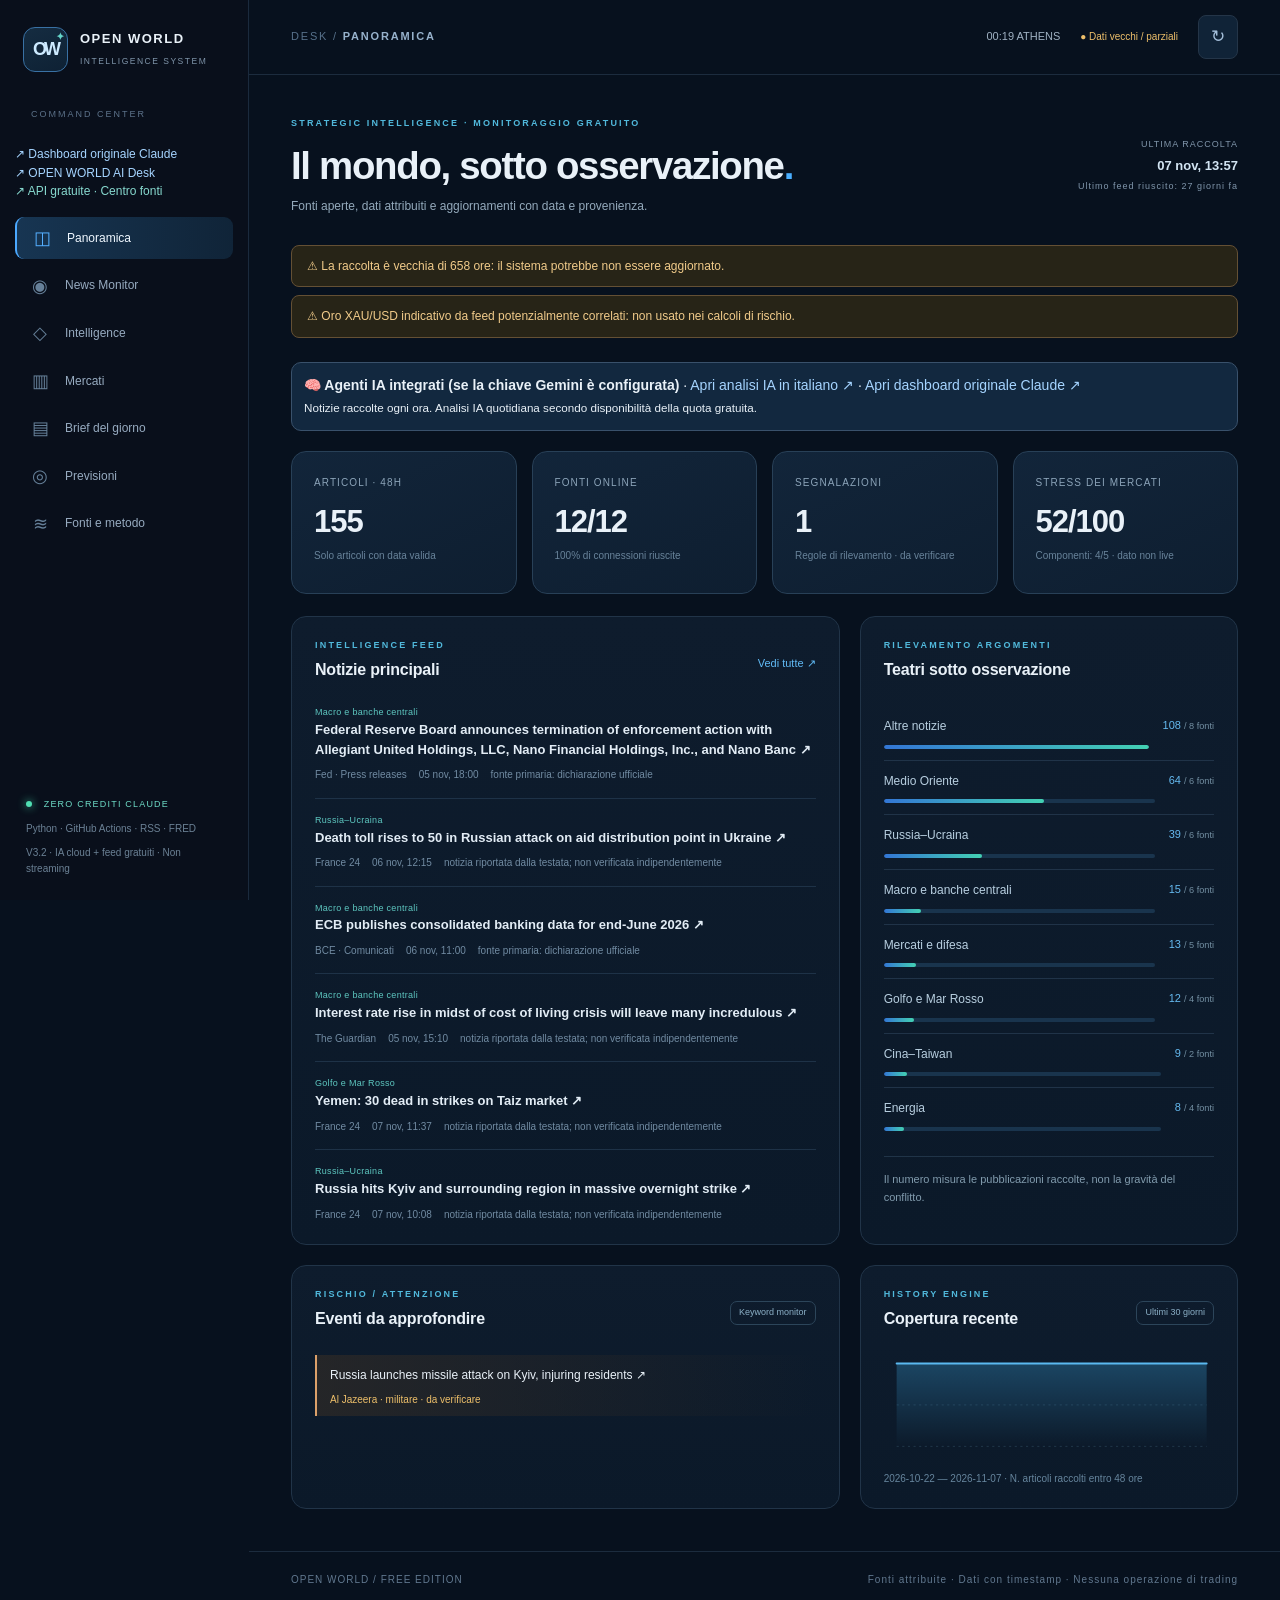
<file: site/index.html>
<!doctype html>
<html lang="it">
<head>
<meta charset="utf-8"><meta name="viewport" content="width=device-width, initial-scale=1, viewport-fit=cover">
<meta name="theme-color" content="#07121e"><meta name="description" content="OPEN WORLD · Free Intelligence Desk: fonti, mercati ritardati, storico, previsioni verificabili.">
<title>OPEN WORLD — Intelligence Desk 3.0</title>
<link rel="stylesheet" href="./styles.css">
</head>
<body>
<div class="app-shell">
  <aside class="sidebar">
    <div class="brand"><div class="brand-mark">OW<span>✦</span></div><div><strong>OPEN WORLD</strong><small>INTELLIGENCE SYSTEM</small></div></div>
    <div class="side-caption">COMMAND CENTER</div><p style="margin:7px 0 16px;font-size:12px"><a style="color:#a5d4ff" href="./original/">↗ Dashboard originale Claude</a><br><a style="color:#a5d4ff" href="./ai/">↗ OPEN WORLD AI Desk</a><br><a style="color:#87d9cf" href="./sources/">↗ API gratuite · Centro fonti</a></p>
    <nav id="navigation" aria-label="Navigazione principale">
      <button class="nav-item active" data-page="overview"><span>◫</span> Panoramica</button>
      <button class="nav-item" data-page="news"><span>◉</span> News Monitor</button>
      <button class="nav-item" data-page="intelligence"><span>◇</span> Intelligence</button>
      <button class="nav-item" data-page="markets"><span>▥</span> Mercati</button>
      <button class="nav-item" data-page="brief"><span>▤</span> Brief del giorno</button>
      <button class="nav-item" data-page="forecasts"><span>◎</span> Previsioni</button>
      <button class="nav-item" data-page="method"><span>≋</span> Fonti e metodo</button>
    </nav>
    <div class="side-bottom"><span class="tiny-pill"><span class="pulsedot"></span> ZERO CREDITI CLAUDE</span><small>Python · GitHub Actions · RSS · FRED</small><small>V3.2 · IA cloud + feed gratuiti · Non streaming</small></div>
  </aside>
  <main class="main">
    <header class="topbar"><div class="crumb">DESK / <strong id="crumbName">PANORAMICA</strong></div><div class="top-right"><span id="athensClock" class="clock"></span><span id="runStatus" class="status-indicator">● Non avviato</span><button class="icon-btn" id="manualRefresh" title="Ricarica dati già pubblicati">↻</button></div></header>
    <section class="content">
      <div class="heading-row"><div><div class="eyebrow">STRATEGIC INTELLIGENCE · MONITORAGGIO GRATUITO</div><h1 id="pageTitle">Il mondo, sotto osservazione<span class="blue-dot">.</span></h1><p id="pageDescription">Fonti aperte, dati attribuiti e aggiornamenti con data e provenienza.</p></div><div class="update-box"><span>ULTIMA RACCOLTA</span><strong id="lastUpdate">Non ancora eseguita</strong><small id="lastSuccess">Nessun feed letto</small></div></div>
      <div id="warnings" class="warnings" role="status"></div><div style="padding:12px;border:1px solid #39516b;border-radius:10px;margin:10px 0 20px;background:#12283f"><b>🧠 Agenti IA integrati (se la chiave Gemini è configurata)</b> · <a style="color:#a5d4ff" href="./ai/">Apri analisi IA in italiano ↗</a> · <a style="color:#a5d4ff" href="./original/">Apri dashboard originale Claude ↗</a><br><small>Notizie raccolte ogni ora. Analisi IA quotidiana secondo disponibilità della quota gratuita.</small></div>
      <div id="overview" class="page active">
        <div class="metrics">
          <div class="metric"><span>ARTICOLI · 48H</span><strong id="nArticles">—</strong><small>Solo articoli con data valida</small></div>
          <div class="metric"><span>FONTI ONLINE</span><strong id="nSources">—</strong><small id="sourcePct">Controllo connessione</small></div>
          <div class="metric"><span>SEGNALAZIONI</span><strong id="nAlerts">—</strong><small>Regole di rilevamento · da verificare</small></div>
          <div class="metric"><span>STRESS DEI MERCATI</span><strong id="nStress">n.d.</strong><small id="stressCoverage">Originale PASSO 3 · non live</small></div>
        </div>
        <div class="two-col">
          <section class="panel lead-panel"><div class="panel-head"><div><div class="eyebrow">INTELLIGENCE FEED</div><h2>Notizie principali</h2></div><button class="quiet-btn" data-goto="news">Vedi tutte ↗</button></div><div id="topNews"></div></section>
          <section class="panel"><div class="panel-head"><div><div class="eyebrow">RILEVAMENTO ARGOMENTI</div><h2>Teatri sotto osservazione</h2></div></div><div id="topicPanel"></div><div class="panel-note">Il numero misura le pubblicazioni raccolte, non la gravità del conflitto.</div></section>
        </div>
        <div class="two-col lower">
          <section class="panel"><div class="panel-head"><div><div class="eyebrow">RISCHIO / ATTENZIONE</div><h2>Eventi da approfondire</h2></div><span class="outlined">Keyword monitor</span></div><div id="alertPanel"></div></section>
          <section class="panel"><div class="panel-head"><div><div class="eyebrow">HISTORY ENGINE</div><h2>Copertura recente</h2></div><span class="outlined">Ultimi 30 giorni</span></div><div id="historyChart"></div></section>
        </div>
      </div>
      <div id="news" class="page"><div class="panel filter-panel"><label for="newsSearch">Cerca notizie</label><input id="newsSearch" type="search" placeholder="Parola, evento o fonte..." autocomplete="off"><label for="newsTopic">Categoria</label><select id="newsTopic"><option value="all">Tutte le categorie</option></select><label for="newsHours">Periodo</label><select id="newsHours"><option value="48">48 ore</option><option value="24">24 ore</option><option value="12">12 ore</option><option value="6">6 ore</option></select></div><p class="explain">I titoli sono dei rispettivi editori e possono contenere dichiarazioni di parte. Apri la fonte per verificare il testo completo.</p><div id="allNews" class="news-grid"></div></div>
      <div id="intelligence" class="page"><div class="panel"><div class="panel-head"><div><div class="eyebrow">CORROBORAZIONE LIMITATA</div><h2>Copertura multi-fonte</h2></div></div><p class="explain">Questi gruppi condividono termini nei titoli pubblicati da editori diversi. <strong>Non dimostrano la verità del fatto né l'indipendenza della loro origine.</strong></p><div id="clusterPanel"></div></div><div class="panel lower"><div class="panel-head"><h2>Mappa dei rischi — indicatori verificabili</h2></div><div id="riskPanel" class="risk-grid"></div></div></div>
      <div id="markets" class="page"><div class="panel"><div class="panel-head"><div><div class="eyebrow">MACRO DATA · FRED</div><h2>Mercati e dati ritardati</h2></div><span class="outlined">Nessun prezzo in streaming</span></div><p class="explain">FRED pubblica osservazioni storiche, non quotazioni negoziabili in tempo reale. La data dell'osservazione è sempre indicata. «n.d.» significa fonte non disponibile.</p><div class="table-scroll"><table><thead><tr><th>Strumento</th><th>Ultimo dato</th><th>Variazione</th><th>Data osservazione</th><th>Origine</th></tr></thead><tbody id="marketTable"></tbody></table></div></div></div>
      <div id="brief" class="page"><div class="panel"><div class="panel-head"><div><div class="eyebrow">08:50 · EUROPE/ATHENS</div><h2>Briefing quotidiano</h2></div><a id="briefDownload" class="quiet-btn" download hidden>Apri .md ↗</a></div><p class="explain">Il briefing gratuito è una rassegna basata su titoli e fonti. Non simula un analista AI che formula scenari, probabilità o relazioni causali senza prove.</p><div id="briefBody"></div><div id="localAIPanel"></div></div></div>
      <div id="forecasts" class="page"><div class="metrics"><div class="metric"><span>PREVISIONI APERTE</span><strong id="fcOpen">0</strong><small>Registro esplicito</small></div><div class="metric"><span>PREVISIONI VALUTATE</span><strong id="fcScored">0</strong><small>Esiti confermati / smentiti</small></div><div class="metric"><span>BRIER SCORE</span><strong id="fcBrier">n.d.</strong><small>0 perfetto · 0,25 indifferente</small></div></div><div class="panel"><div class="panel-head"><h2>Registro immutabile</h2></div><p class="explain">Nessuna previsione numerica generata automaticamente. Si aggiungono manualmente eventi definiti con probabilità, scadenza, criterio ed esito documentato. Le revisioni non alterano la probabilità originale.</p><div id="forecastPanel"></div></div></div>
      <div id="method" class="page"><div class="panel"><div class="panel-head"><h2>Stato reale dei connettori</h2></div><div id="sourceTable"></div></div><div class="panel lower prose"><h2>Cosa fanno gli agenti</h2><p><b>1. Ingestione:</b> recupero RSS/Atom da emittenti e istituzioni. <b>2. Macro:</b> CSV pubblici FRED senza API key, ritardati. <b>3. Classificazione:</b> regole testuali e ranking ispezionabili. <b>4. Verifica metadati:</b> controllo della data, della fonte e degli argomenti sovrapposti; <em>non fact checking del contenuto dell'articolo</em>. <b>5. Briefing:</b> rassegna giornaliera automatica con link e limiti espliciti. <b>6. Registro:</b> previsioni con storico append-only e Brier.</p><p>OPEN WORLD 3.0 utilizza agenti Google Gemini Cloud lato GitHub Actions quando è configurato il secret GEMINI_API_KEY. Senza chiave, oppure senza quota, continua la sola raccolta deterministica e la dashboard indica che la IA non è attiva.</p><h3>Interpretazione responsabile</h3><p>Non vengono inventati dati macro, ore di pubblicazione, scenari o correlazioni economiche. Le citazioni attribuiscono la pubblicazione a una fonte; non sono una garanzia di veridicità. Nessun consiglio di acquisto o vendita.</p></div></div>
    </section>
    <footer>OPEN WORLD / FREE EDITION <span>Fonti attribuite · Dati con timestamp · Nessuna operazione di trading</span></footer>
  </main>
</div>
<script src="./app.js" defer></script>
</body></html>
</file>
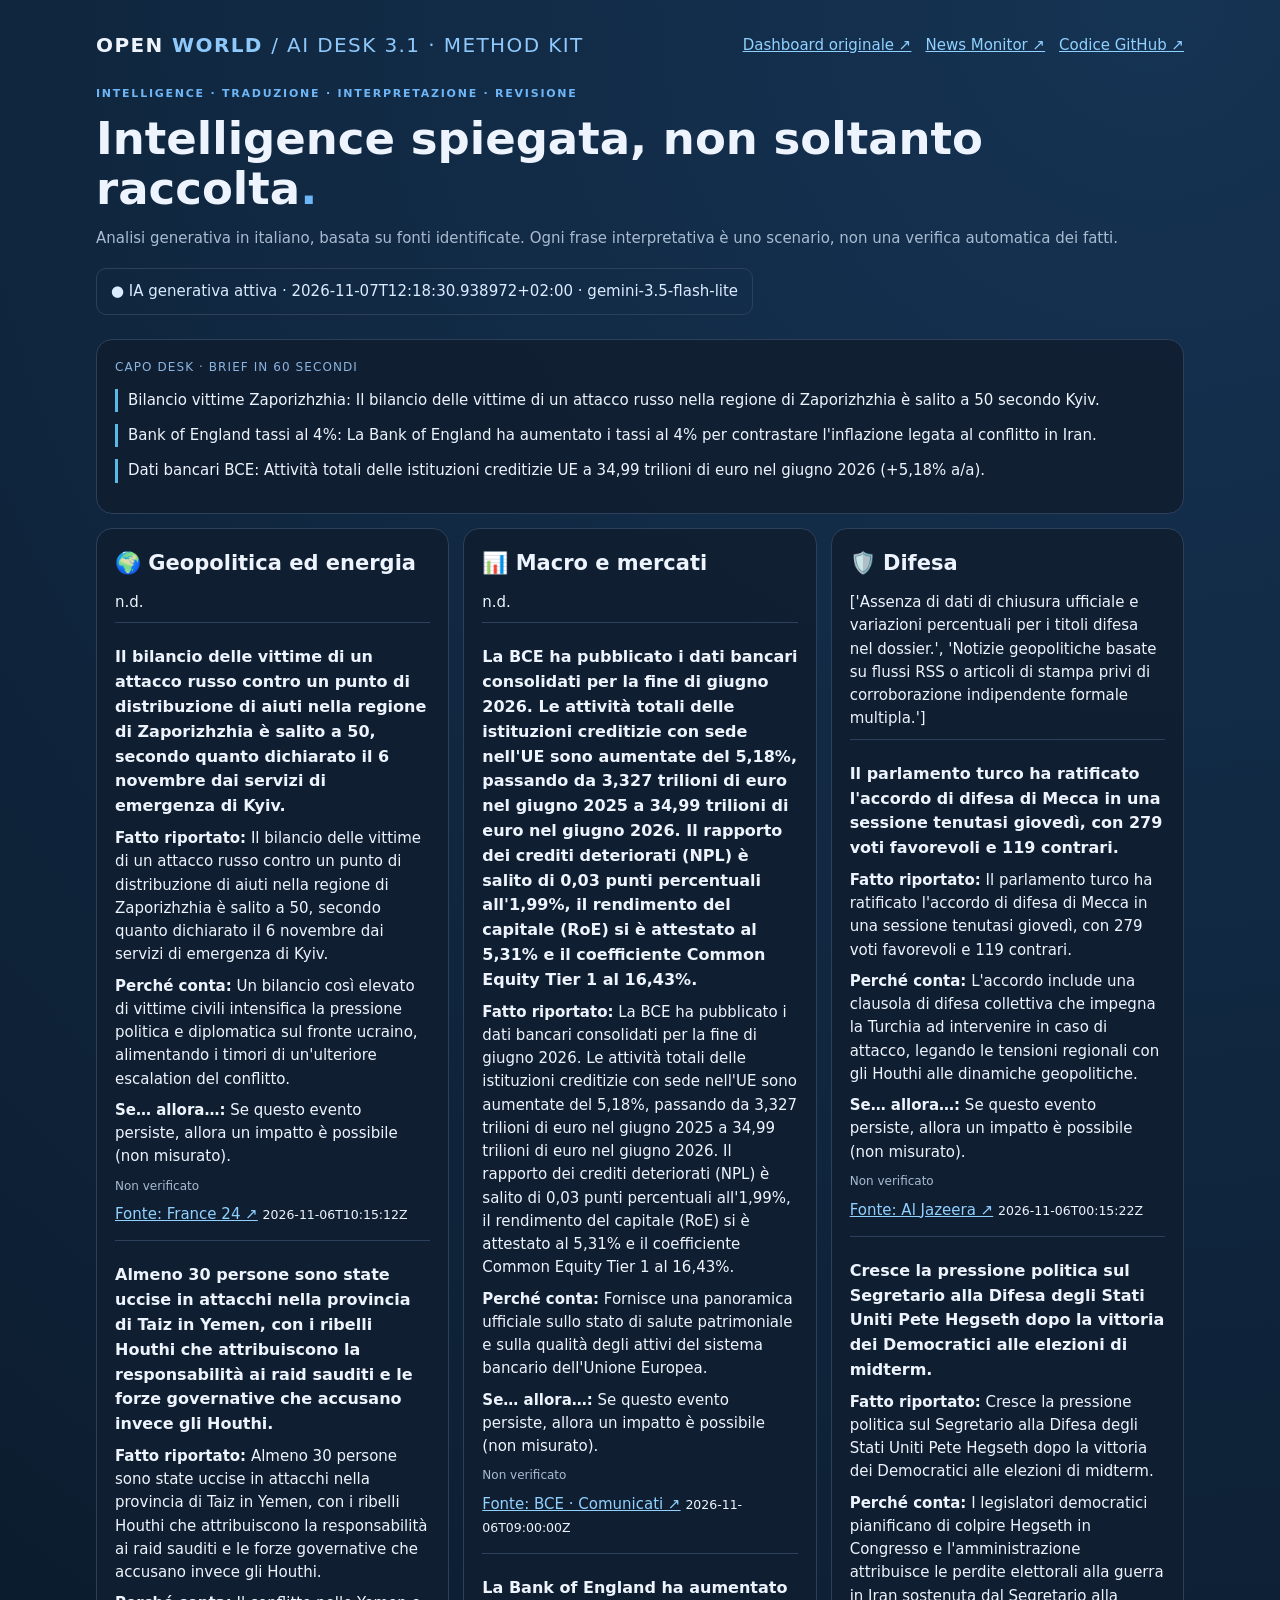
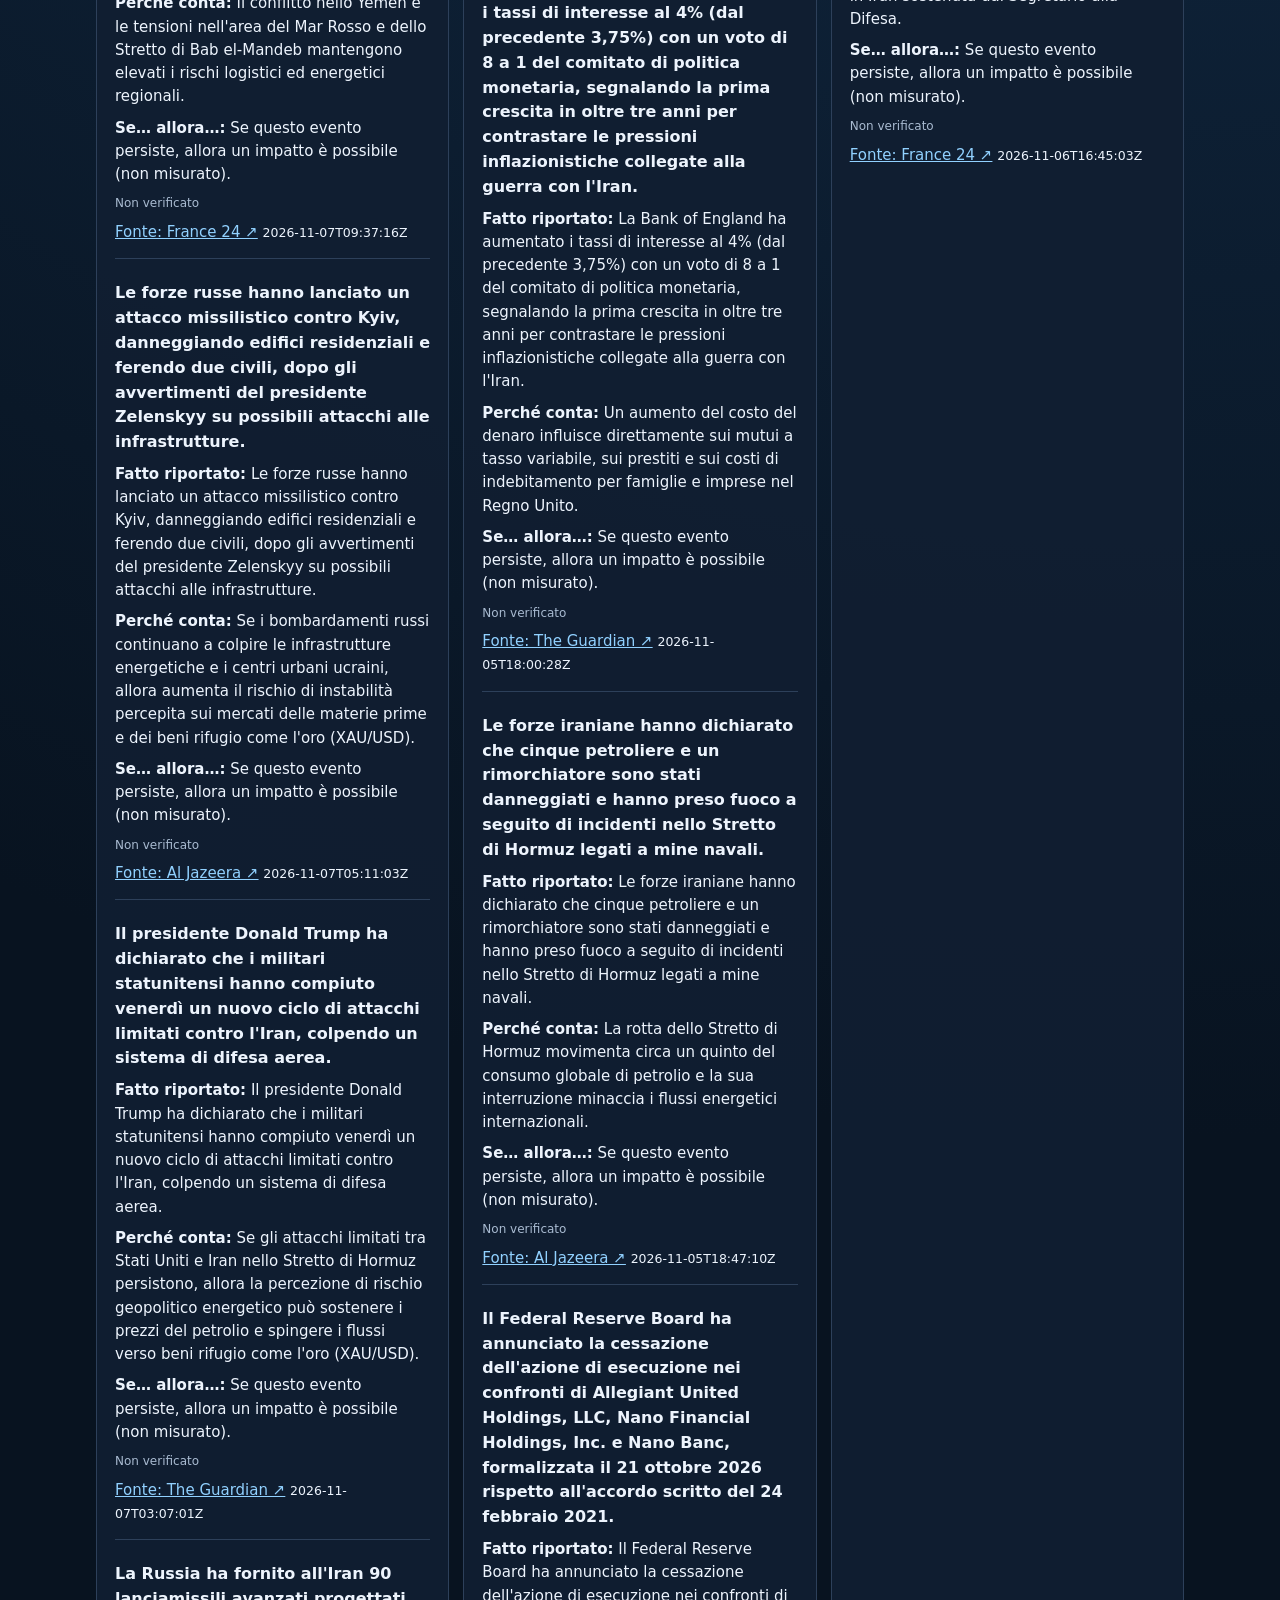
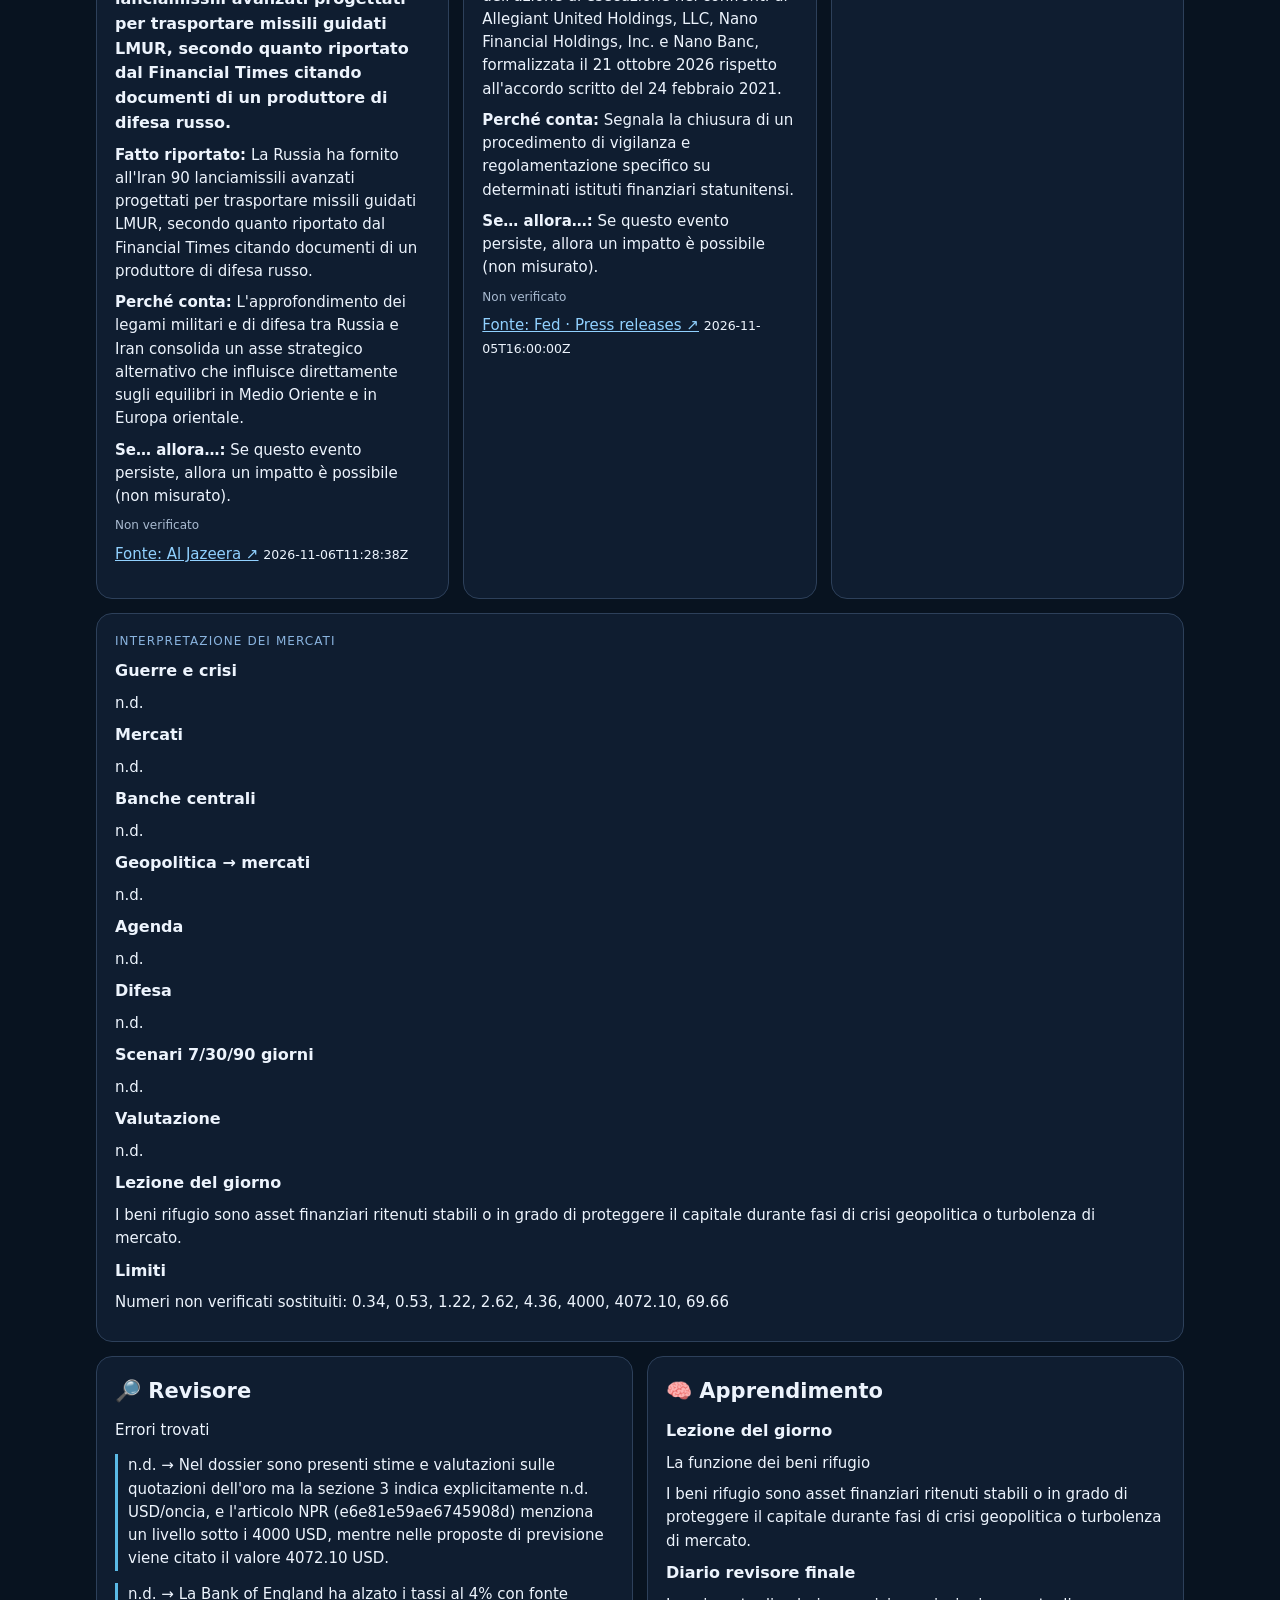
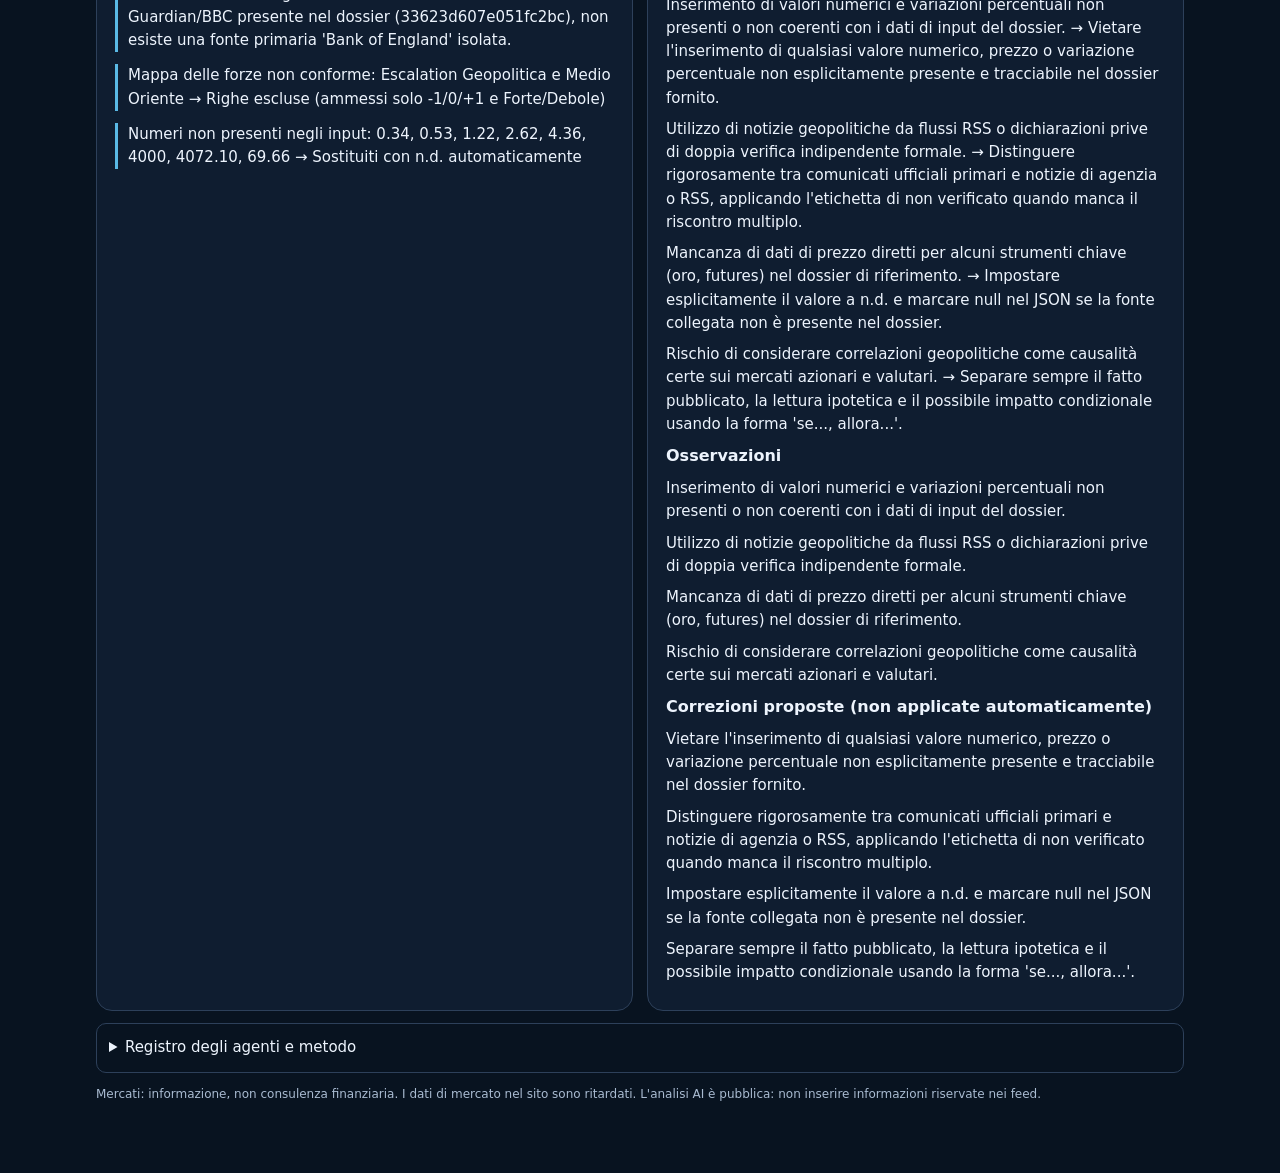
<file: site/ai/index.html>
<!doctype html><html lang="it"><head><meta charset="utf-8"><meta name="viewport" content="width=device-width, initial-scale=1, viewport-fit=cover"><meta name="theme-color" content="#0b1726"><title>OPEN WORLD • Intelligence AI</title>
<style>
:root{color-scheme:dark;--bg:#081320;--panel:#101e31;--line:#2d405a;--ink:#edf4fd;--muted:#a9bbd1;--accent:#6eb6f7}*{box-sizing:border-box}body{margin:0;background:radial-gradient(circle at 90% 0%,#153353,#081320 45%);font:15px/1.55 system-ui, -apple-system,'Segoe UI',sans-serif;color:var(--ink)}main{max-width:1120px;padding:18px 16px 70px;margin:0 auto}header{display:flex;align-items:center;justify-content:space-between;gap:14px;flex-wrap:wrap;padding:12px 0 24px}.brand{font-size:20px;font-weight:900;letter-spacing:.07em}.brand span{color:#8fc9fc}a{color:#91d1ff}nav{display:flex;gap:14px;flex-wrap:wrap}.eyebrow{font-size:11px;letter-spacing:.16em;font-weight:700;color:var(--accent)}h1{font-size:clamp(28px,5vw,45px);line-height:1.12;margin:12px 0}h2{font-size:21px;margin:0 0 12px}h3{font-size:16px;margin:8px 0}p{margin:8px 0}.muted{color:var(--muted)}.panel{background:rgba(16,30,49,.94);border:1px solid var(--line);border-radius:16px;padding:18px;margin:14px 0}.status{padding:11px 14px;border:1px solid var(--line);border-radius:10px;display:inline-block;margin:10px 0;color:#dbecff}.grid{display:grid;grid-template-columns:repeat(auto-fit,minmax(260px,1fr));gap:14px}.grid .panel{margin:0}.item{padding:14px 0;border-top:1px solid var(--line)}.item:first-child{border-top:0}.quote{border-left:3px solid #5ab9e5;padding-left:10px;margin:12px 0}.tag{display:inline-block;padding:4px 8px;background:#203754;border:1px solid var(--line);border-radius:8px;font-size:12px;margin:2px}.danger{color:#ffa29c}.note{font-size:12px;color:var(--muted)}.smallcaps{font-size:12px;letter-spacing:.09em;text-transform:uppercase;color:#8ab4df}.actions{display:flex;gap:12px;flex-wrap:wrap}.linkbtn{border:1px solid #5185ad;border-radius:10px;padding:9px 12px;text-decoration:none;color:white;background:#1a3b59}.columns{columns:2 340px;column-gap:22px}.columns p{break-inside:avoid}ol{padding-left:20px}.audit{display:flex;gap:8px;flex-wrap:wrap}button{background:#22496b;color:white;border:1px solid #4d7195;padding:10px;border-radius:8px}#issue{white-space:pre-wrap}details{border:1px solid var(--line);padding:12px;margin:12px 0;border-radius:10px}summary{cursor:pointer}@media(max-width:600px){header{align-items:flex-start}main{padding:12px} .panel{padding:14px}}
</style></head><body><main>
<header><div class="brand">OPEN <span>WORLD</span> <span style="font-weight:400">/ AI DESK 3.1 · METHOD KIT</span></div><nav><a href="../original/">Dashboard originale ↗</a><a href="../">News Monitor ↗</a><a href="https://github.com/omarbaya/open-world-intelligence">Codice GitHub ↗</a></nav></header>
<div class="eyebrow">INTELLIGENCE · TRADUZIONE · INTERPRETAZIONE · REVISIONE</div>
<h1>Intelligence spiegata, non soltanto raccolta<span style="color:#6eb6f7">.</span></h1>
<p class="muted">Analisi generativa in italiano, basata su fonti identificate. Ogni frase interpretativa è uno scenario, non una verifica automatica dei fatti.</p>
<div id="status" class="status">Caricamento dati…</div><section class="panel"><div class="smallcaps">CAPO DESK · BRIEF IN 60 SECONDI</div><div id="summary">n.d.</div></section>
<section class="grid" id="roles"></section><section class="panel"><div class="smallcaps">INTERPRETAZIONE DEI MERCATI</div><div id="chief"></div></section>
<section class="grid"><article class="panel"><h2>🔎 Revisore</h2><div id="verification"></div></article><article class="panel"><h2>🧠 Apprendimento</h2><div id="learning"></div></article></section>
<details><summary>Registro degli agenti e metodo</summary><div id="audit"></div><p class="note">Il Verificatore IA controlla la coerenza con gli estratti disponibili, non sostituisce fonti indipendenti. Il sistema non modifica i parametri automaticamente.</p></details>
<div class="note">Mercati: informazione, non consulenza finanziaria. I dati di mercato nel sito sono ritardati. L'analisi AI è pubblica: non inserire informazioni riservate nei feed.</div>
</main><script>
const E=id=>document.getElementById(id),esc=s=>String(s??'n.d.').replace(/[&<>"']/g,c=>({'&':'&amp;','<':'&lt;','>':'&gt;','"':'&quot;',"'":'&#39;'}[c])),p=s=>'<p>'+esc(s)+'</p>';
function link(x){try{const u=new URL(x);return u.protocol==='https:'?u.href:'#'}catch{return '#'}}
function section(k,v){const title=({'geopolitica':'🌍 Geopolitica ed energia','macro':'📊 Macro e mercati','difesa':'🛡️ Difesa'})[k]||k;
const div=document.createElement('article');div.className='panel';div.innerHTML='<h2>'+title+'</h2>'+p(v.quadro||'n.d.')+(v.items||[]).map(i=>{
const source=window.refs?.[i.id];return '<div class="item"><h3>'+esc(i.traduzione||'n.d.')+'</h3><p><b>Fatto riportato:</b> '+esc(i.fatto)+'</p><p><b>Perché conta:</b> '+esc(i.perche_conta)+'</p><p><b>Se… allora…:</b> '+esc(i.mercati)+'</p><p class="note">'+esc(i.certezza)+'</p>'+(source?'<a href="'+link(source.url)+'" target="_blank" rel="noopener noreferrer">Fonte: '+esc(source.publisher)+' ↗</a> <small> '+esc(source.published_at||'')+'</small>':'')+'</div>';}).join('');return div}
const fields={'guerre_e_crisi':'Guerre e crisi','mercati':'Mercati','macro_banche_centrali':'Banche centrali','geopolitica_mercati':'Geopolitica → mercati','agenda':'Agenda','difesa':'Difesa','scenari_7_30_90':'Scenari 7/30/90 giorni','valutazione_finale':'Valutazione','lezione':'Lezione del giorno','limiti':'Limiti'};
fetch('../data/latest_ai.json?v='+Date.now(),{cache:'no-store'}).then(r=>{if(!r.ok)throw Error('HTTP '+r.status);return r.json()}).then(d=>{
E('status').textContent=(d.status==='ok'?'● IA generativa attiva':d.status==='partial'?'● Analisi IA parziale':'● IA non attivata')+' · '+(d.generated_at||'Nessuna esecuzione')+' · '+(d.model||'modello non configurato');
if(d.status==='not_configured'||d.status==='error'){E('summary').innerHTML='<p class="danger">'+esc(d.message||'Chiave Gemini mancante, o quota gratuita esaurita.')+'</p><p class="muted">Il News Monitor continua a funzionare autonomamente. La pagina AI non simula analisi inesistenti.</p>';return}
window.refs=Object.fromEntries((d.sources||[]).map(x=>[x.id,x]));
E('summary').innerHTML=(d.brief?.sintesi_60s||[]).map(s=>'<div class="quote">'+esc(s)+'</div>').join('')||p('n.d.');
Object.entries(d.research||{}).forEach(([k,v])=>E('roles').append(section(k,v)));
E('chief').innerHTML=Object.entries(fields).map(([k,t])=>'<h3>'+t+'</h3>'+p(d.brief?.[k])).join('');
E('verification').innerHTML=p(d.verification?.esito||d.verification?.giudizio||'n.d.')+(d.verification?.errori||d.verification?.segnalazioni||[]).map(x=>'<p class="quote">'+esc(x.testo_errato||x.problema)+' → '+esc(x.correzione)+'</p>').join('');
E('learning').innerHTML='<h3>Lezione del giorno</h3>'+p(d.learning?.lezione?.titolo||'n.d.')+p(d.learning?.lezione?.spiegazione||'n.d.')+'<h3>Diario revisore finale</h3>'+(d.learning?.diario||[]).map(x=>p(x.problema+' → '+x.regola_proposta)).join('')+'<h3>Osservazioni</h3>'+(d.learning?.osservazioni||[]).map(p).join('')+'<h3>Correzioni proposte (non applicate automaticamente)</h3>'+(d.learning?.correzioni_proposte||[]).map(p).join('');
E('audit').innerHTML='<div class="audit">'+(d.agent_audit||[]).map(x=>'<span class="tag">'+esc(x.role)+': '+esc(x.status)+'</span>').join('')+'</div>';
}).catch(e=>{E('status').textContent='IA non ancora pubblicata';E('summary').innerHTML=p('Report IA assente. Il motore delle notizie resta operativo; la chiave Gemini deve essere inserita nei GitHub Secrets.')});
</script></body></html>
</file>
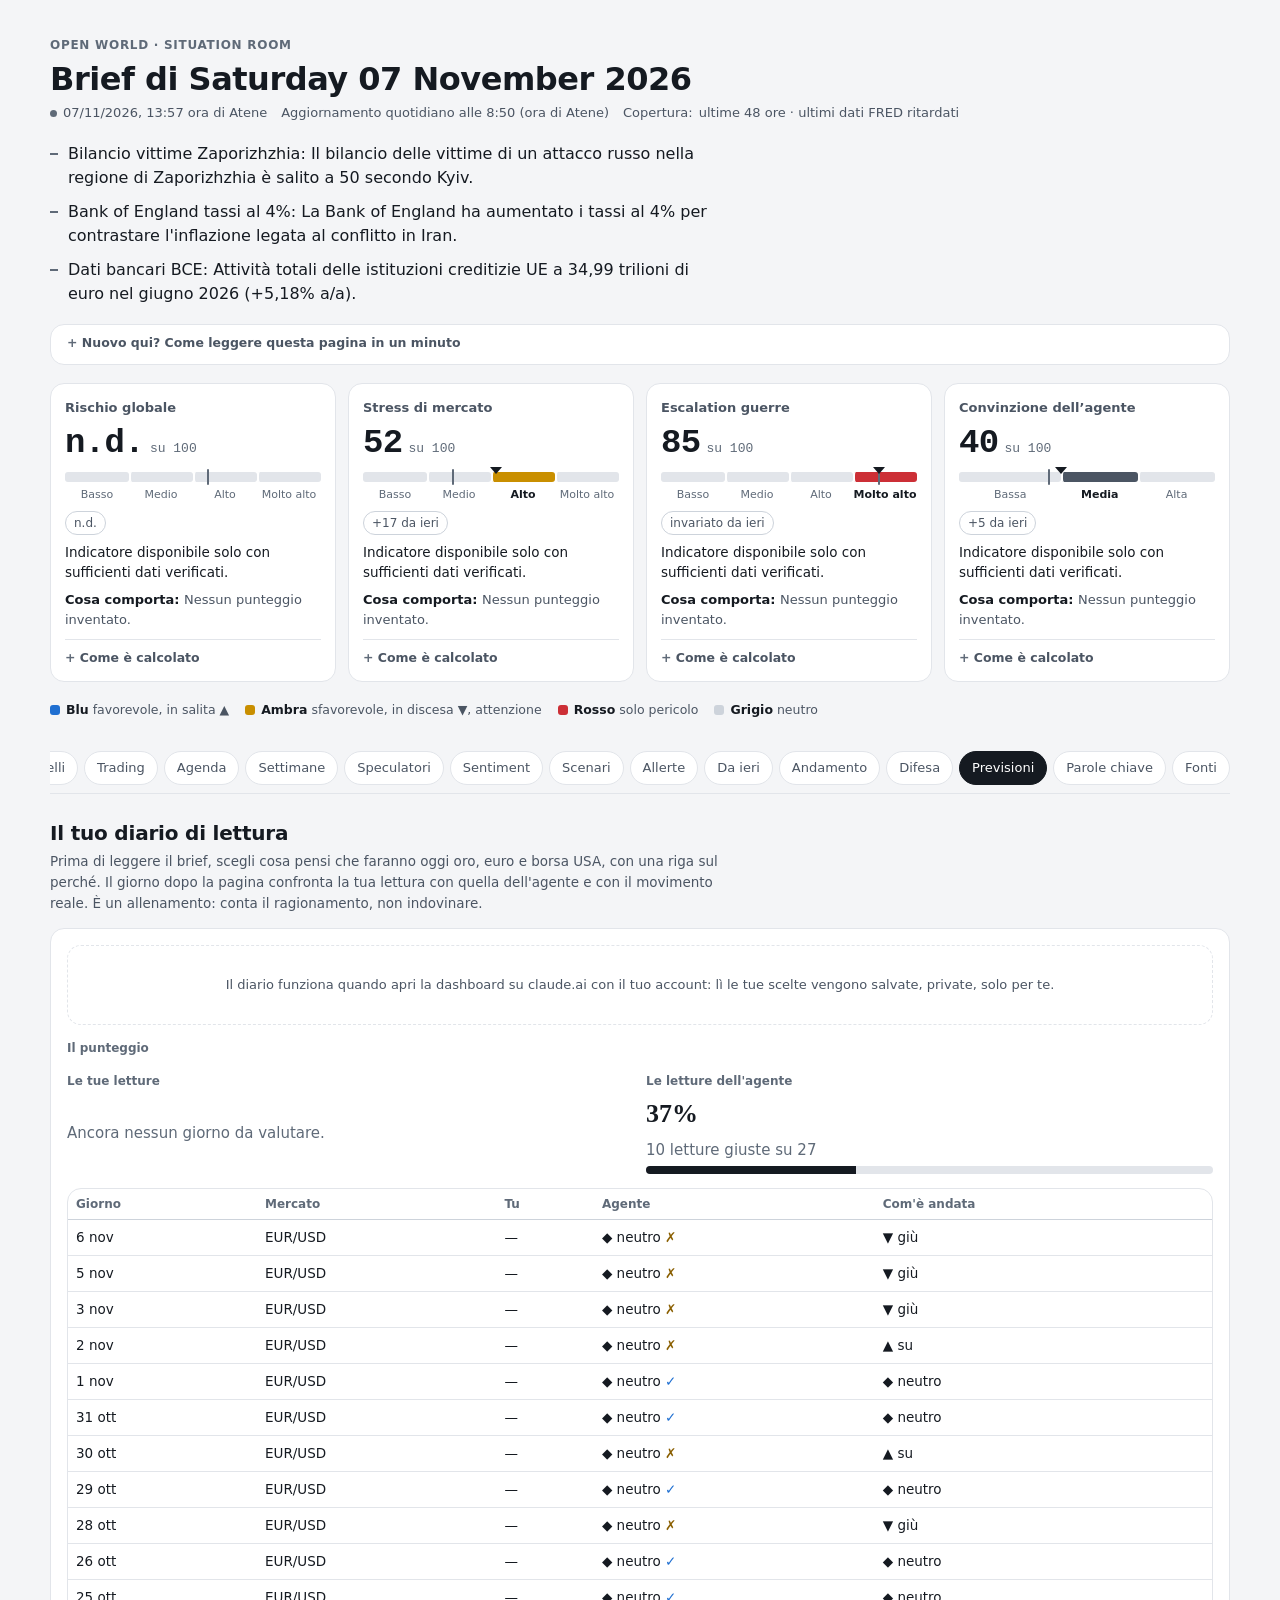
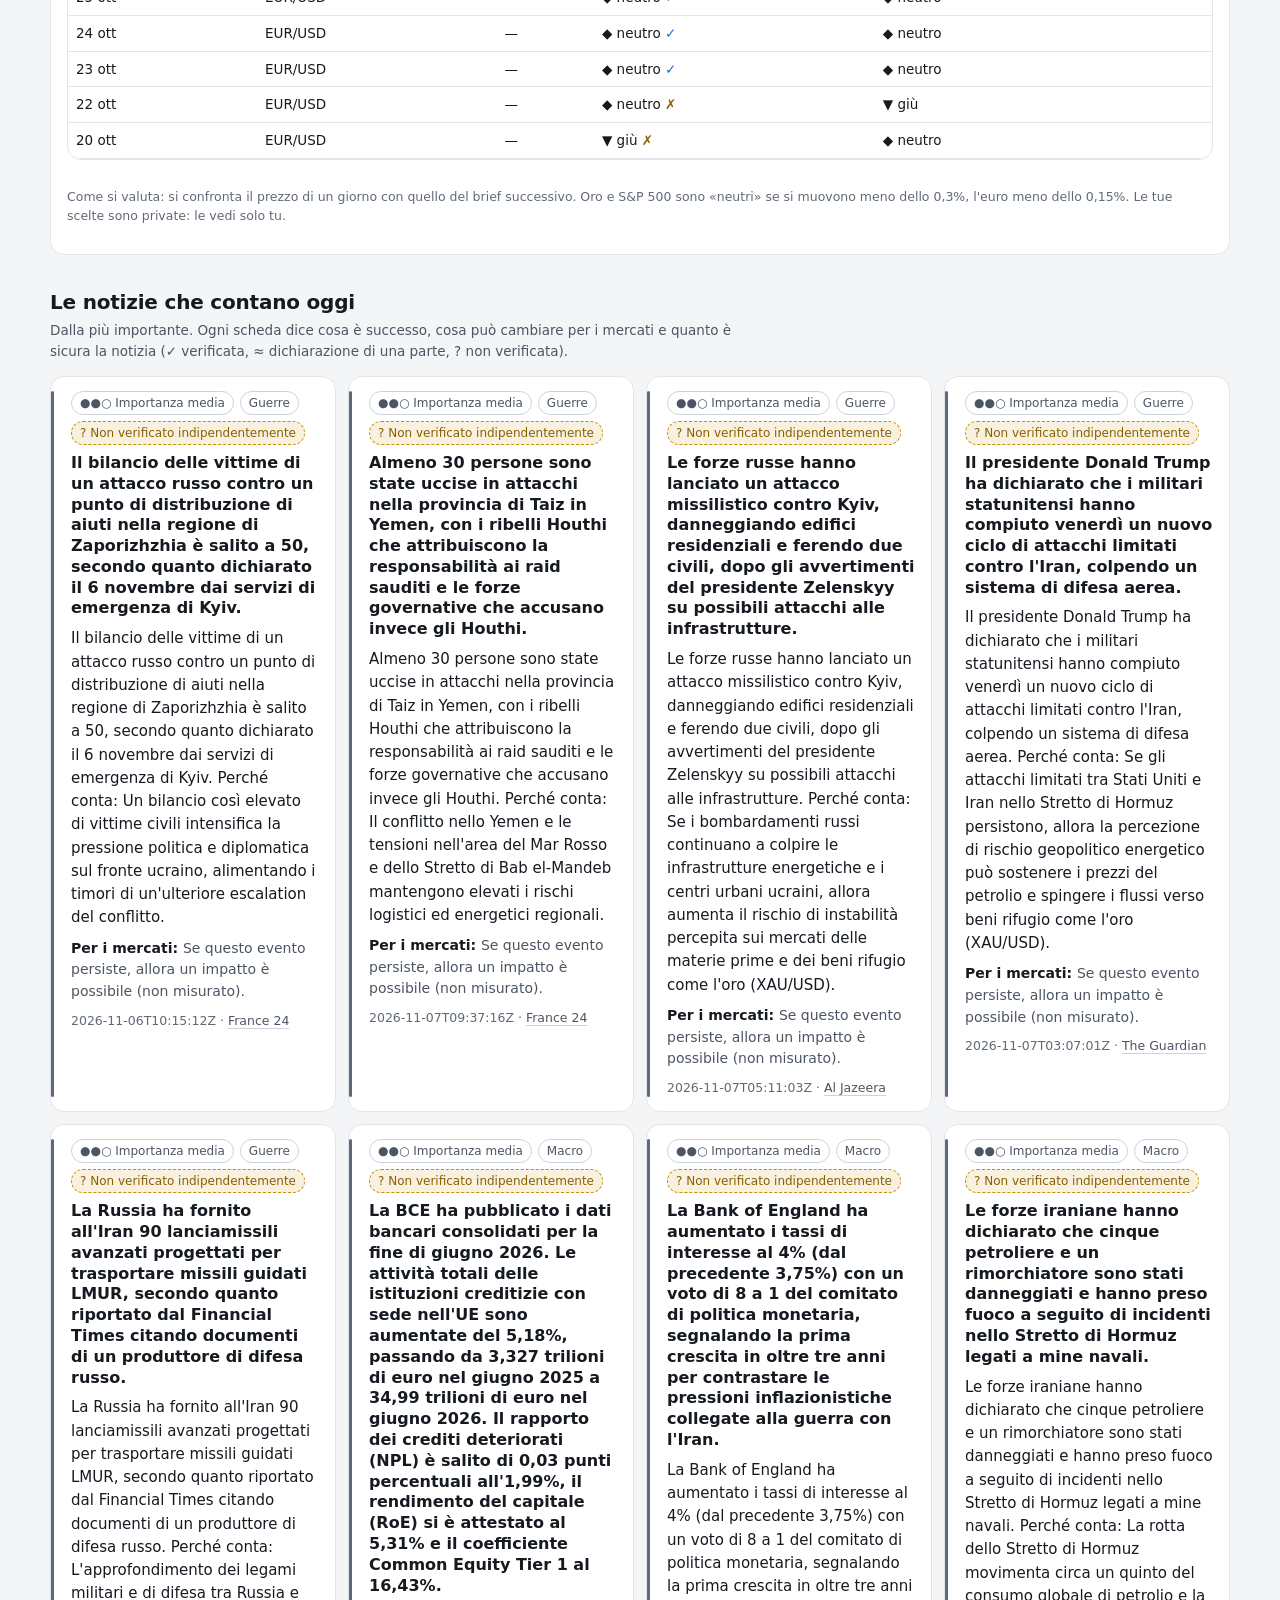
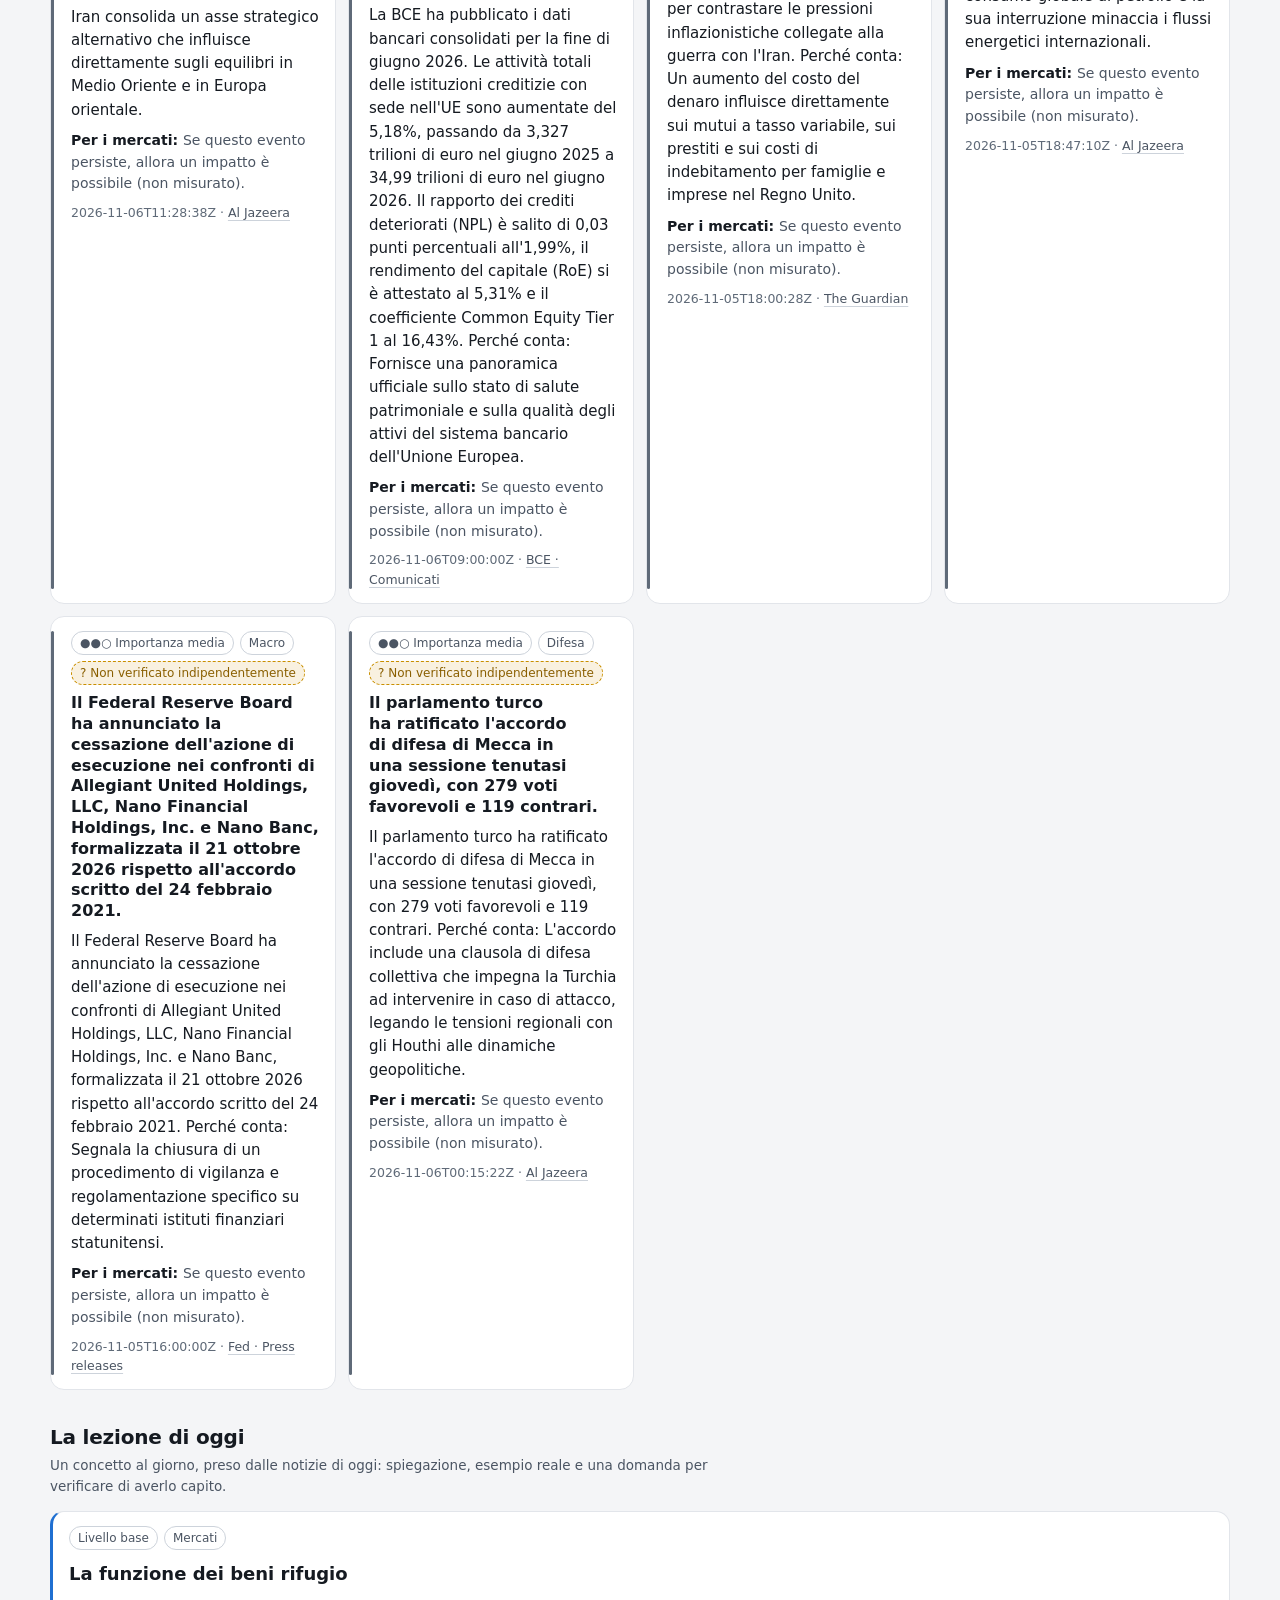
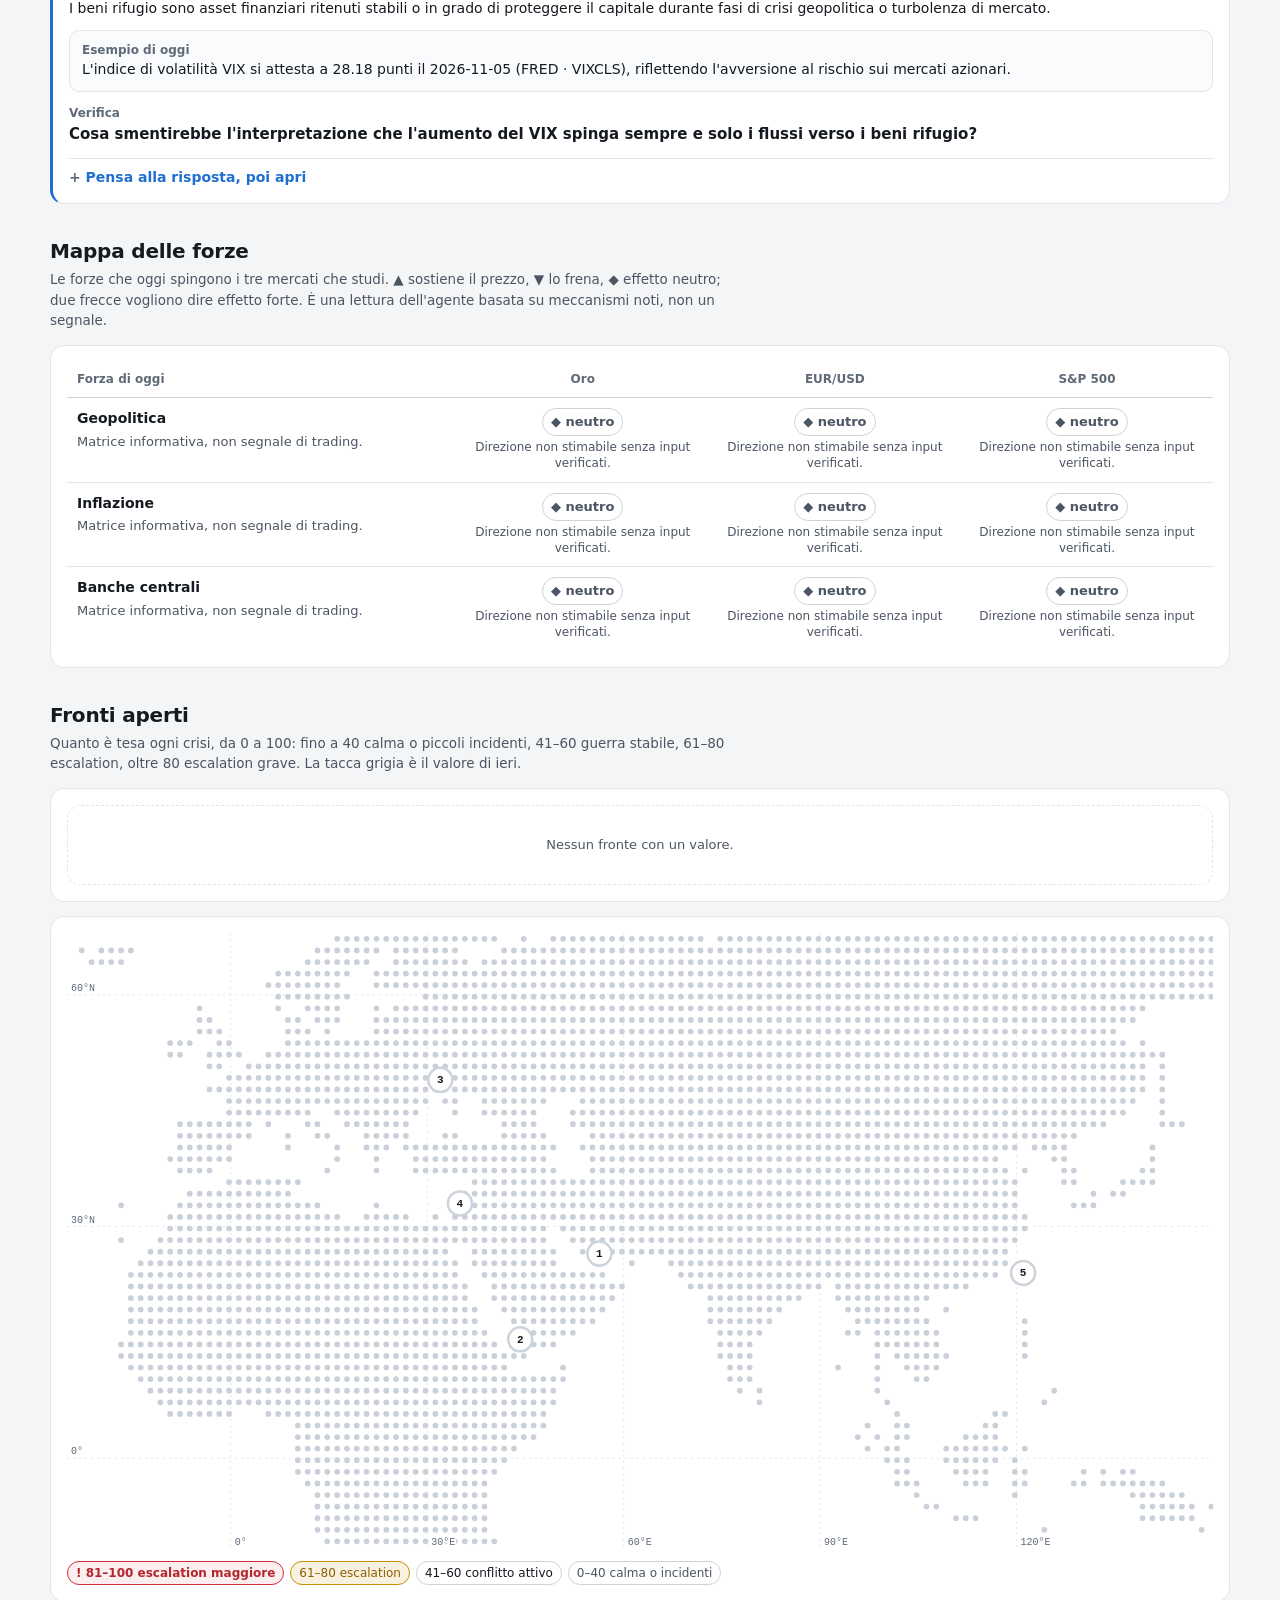
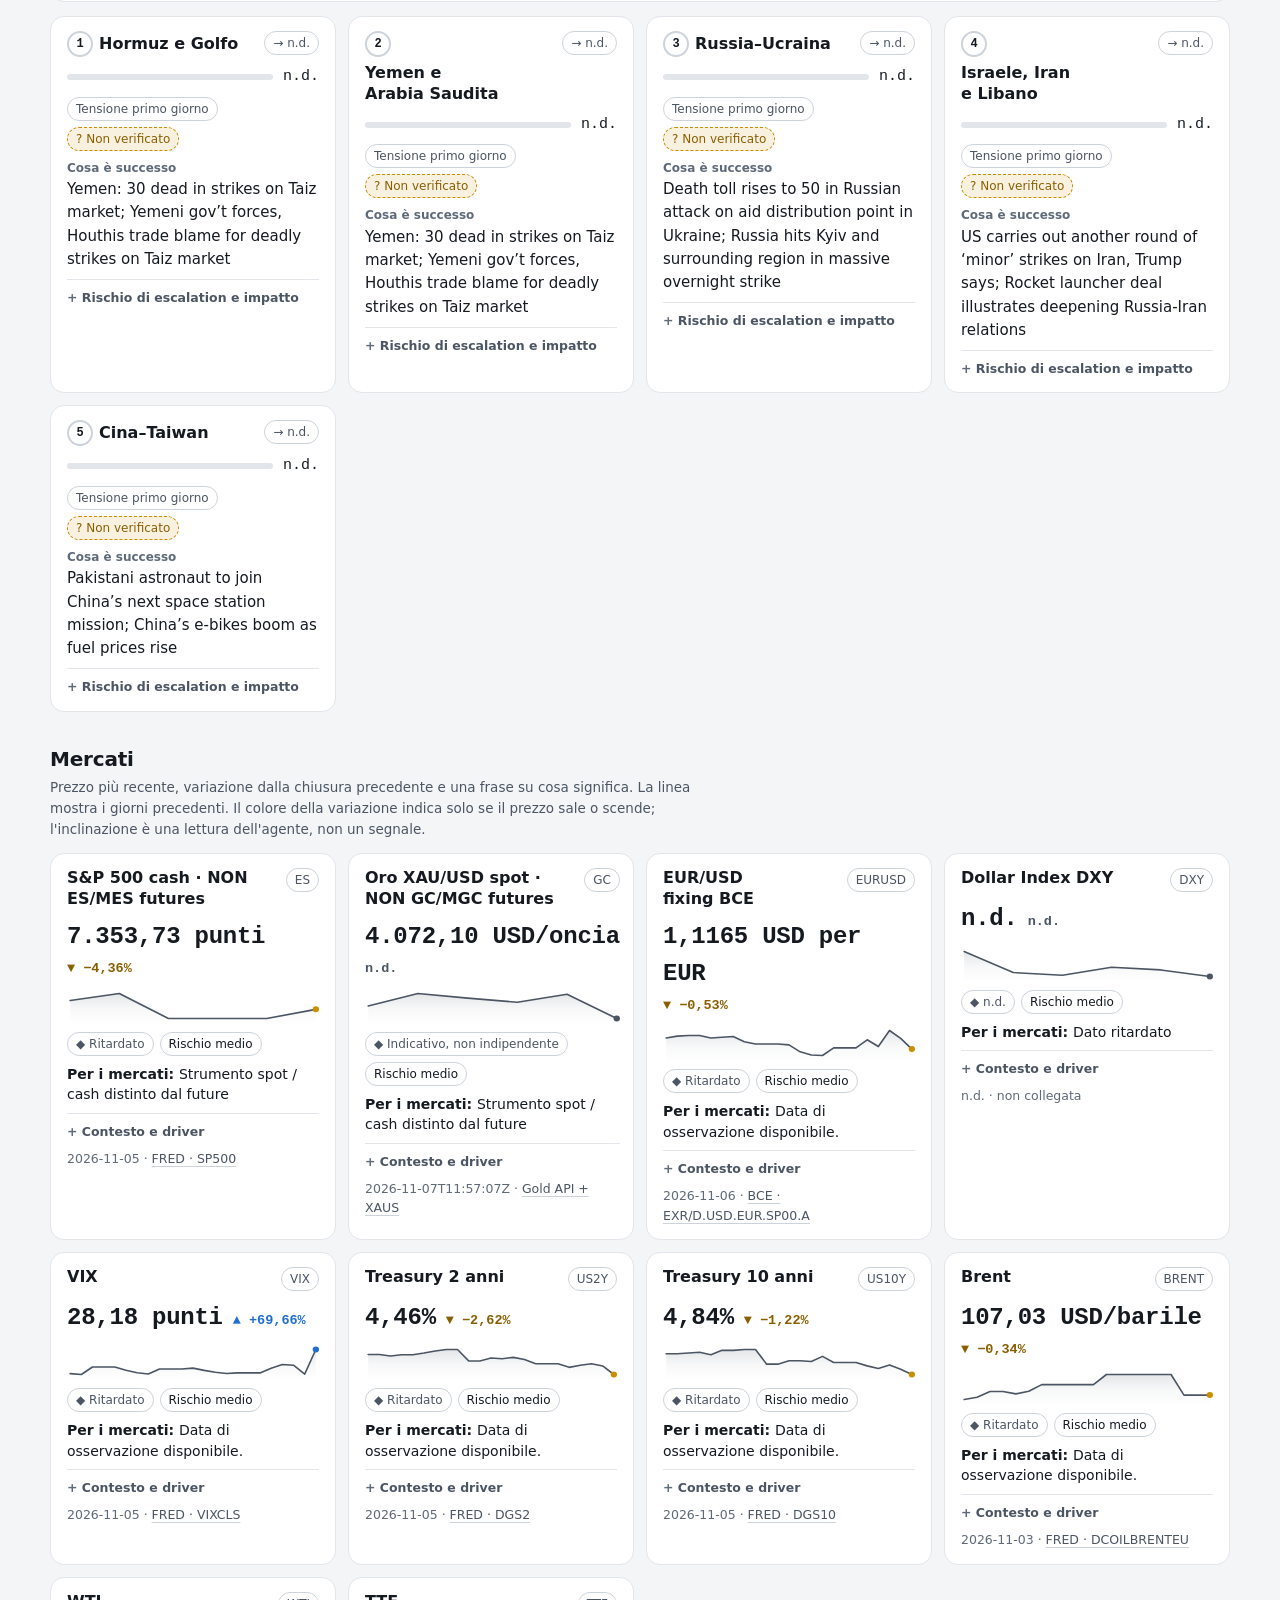
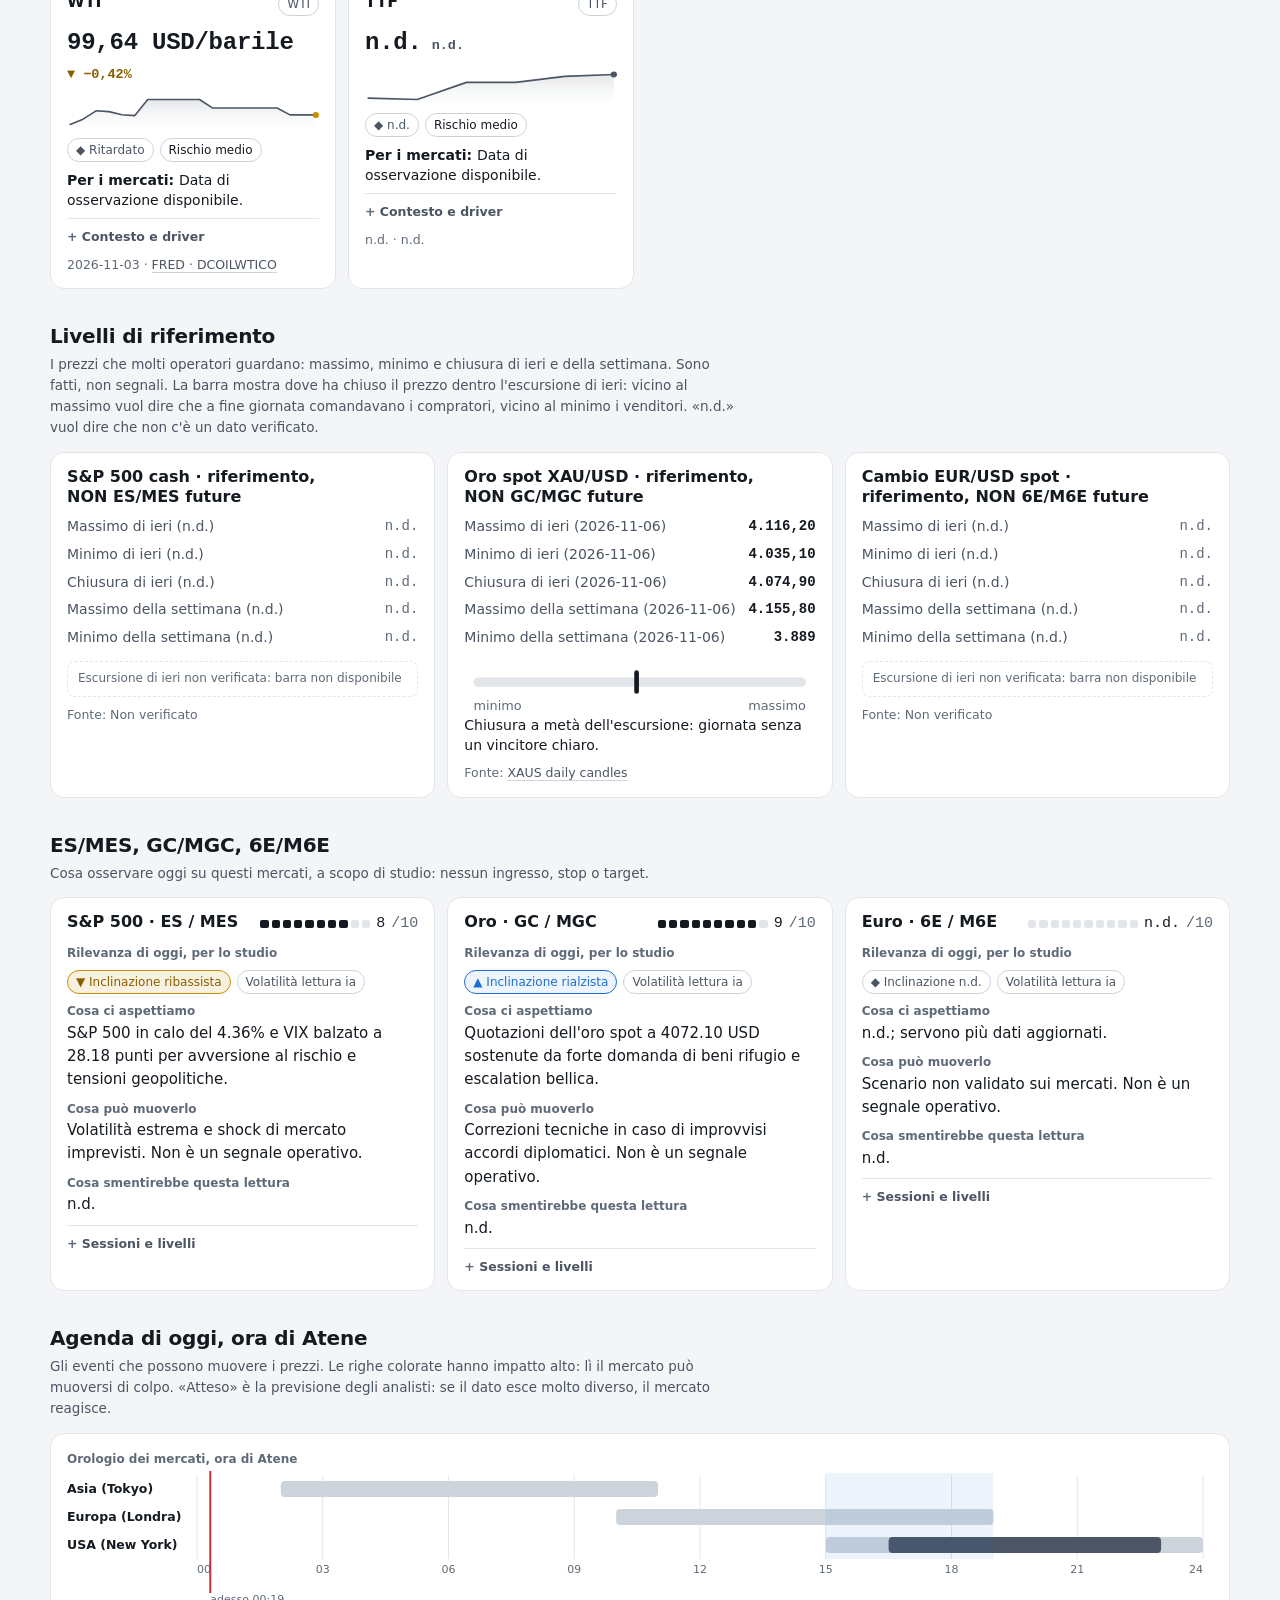
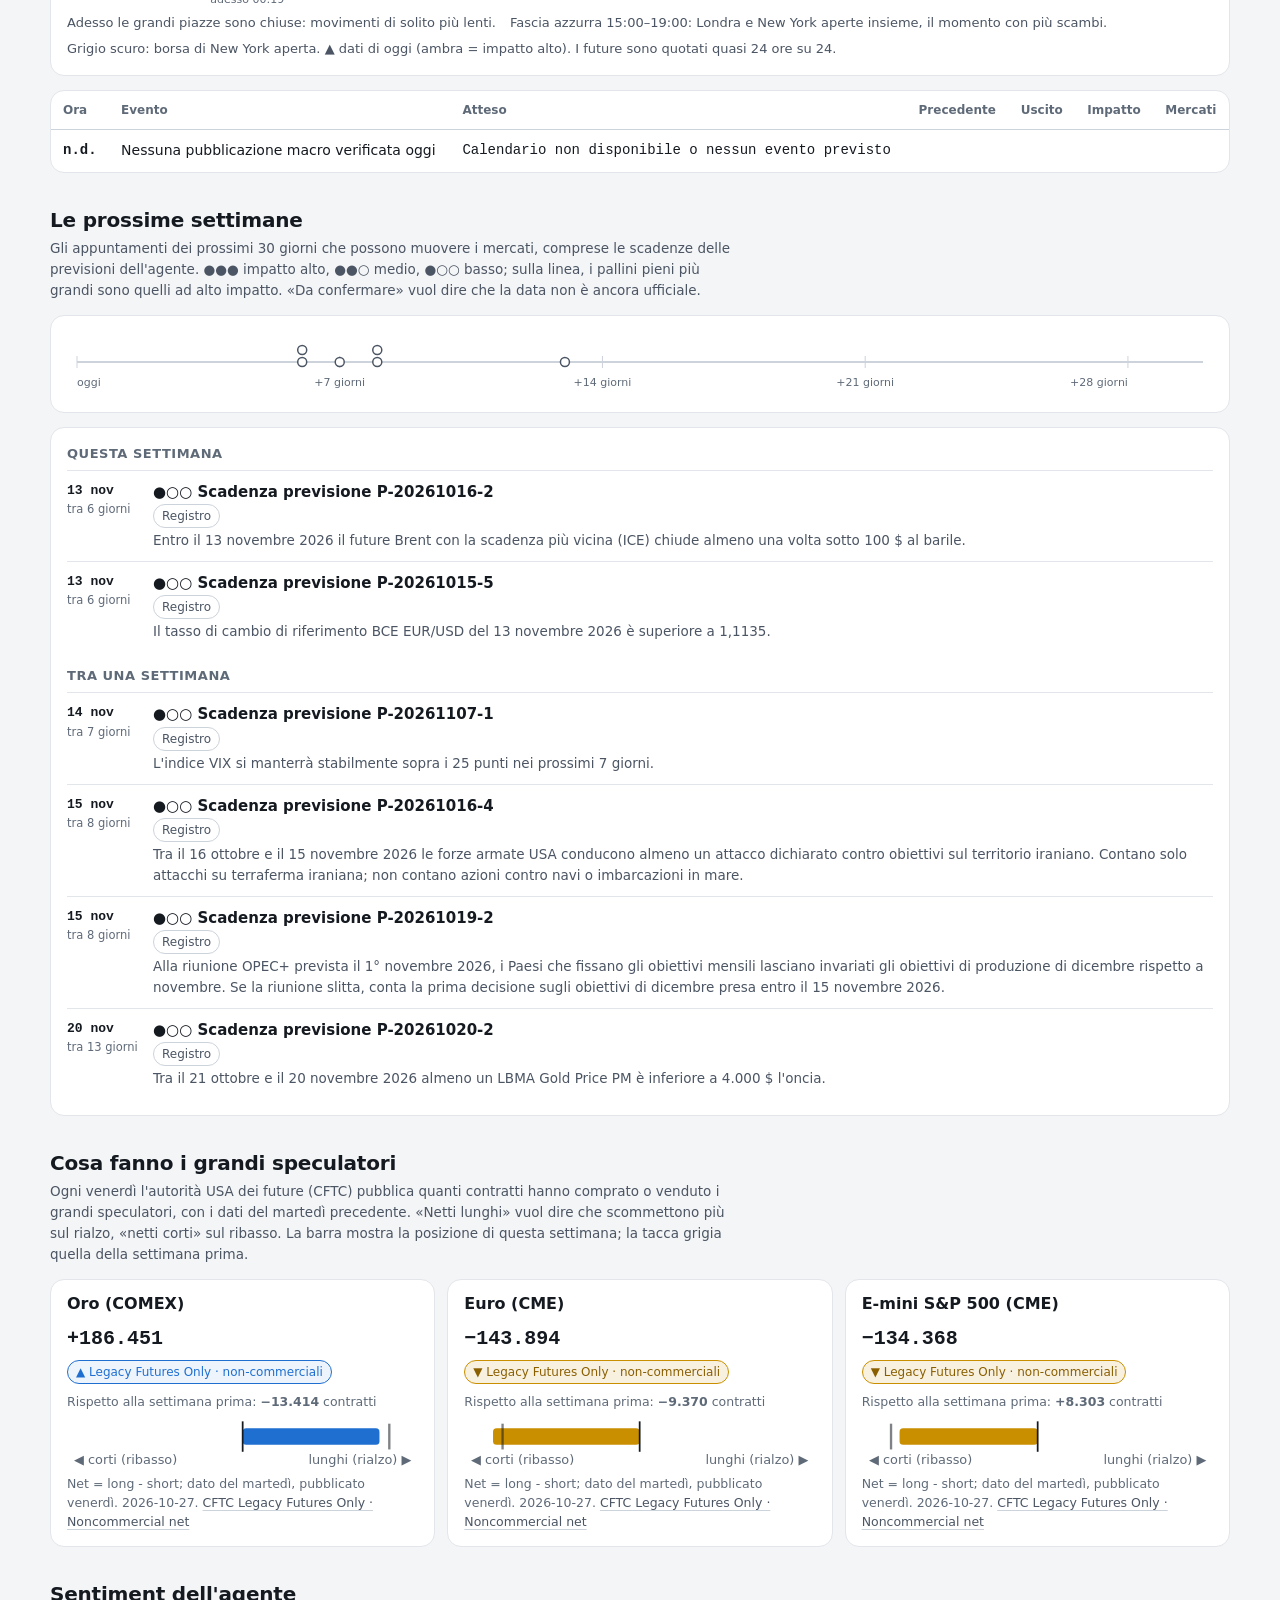
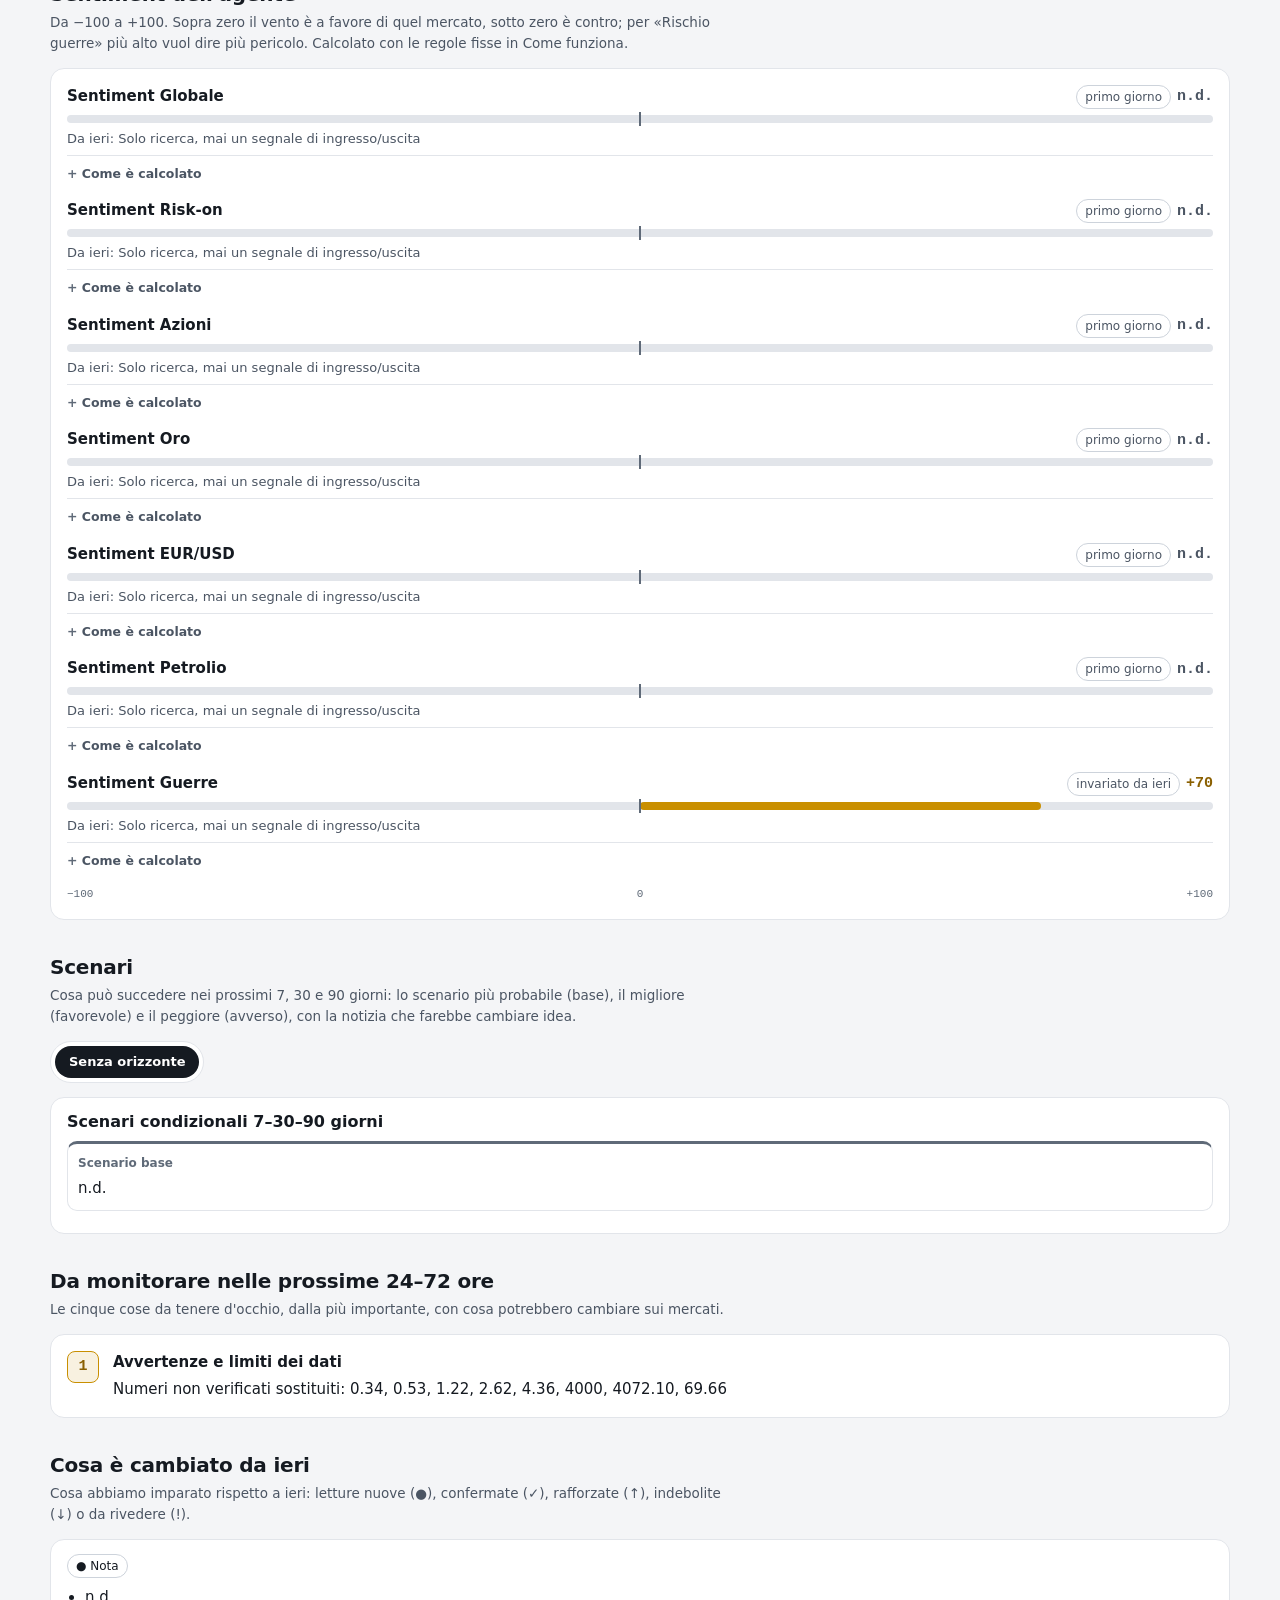
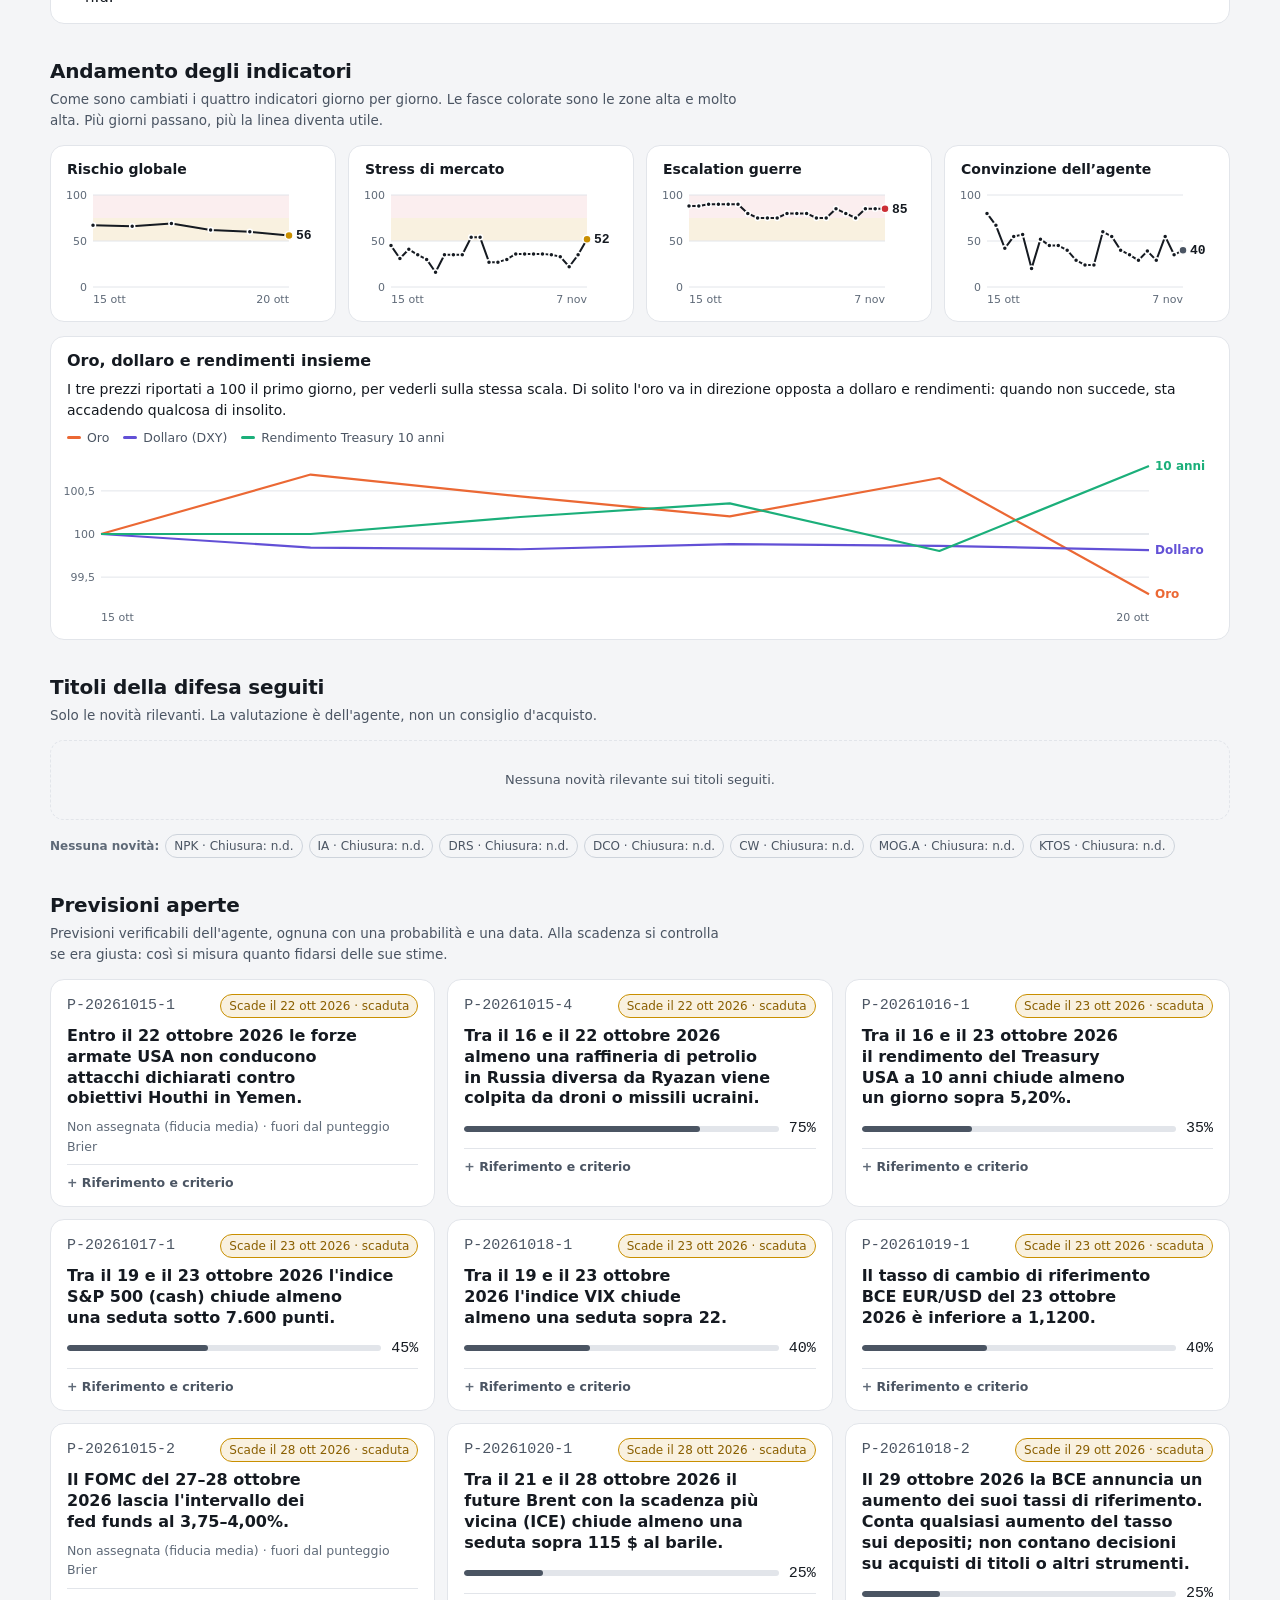
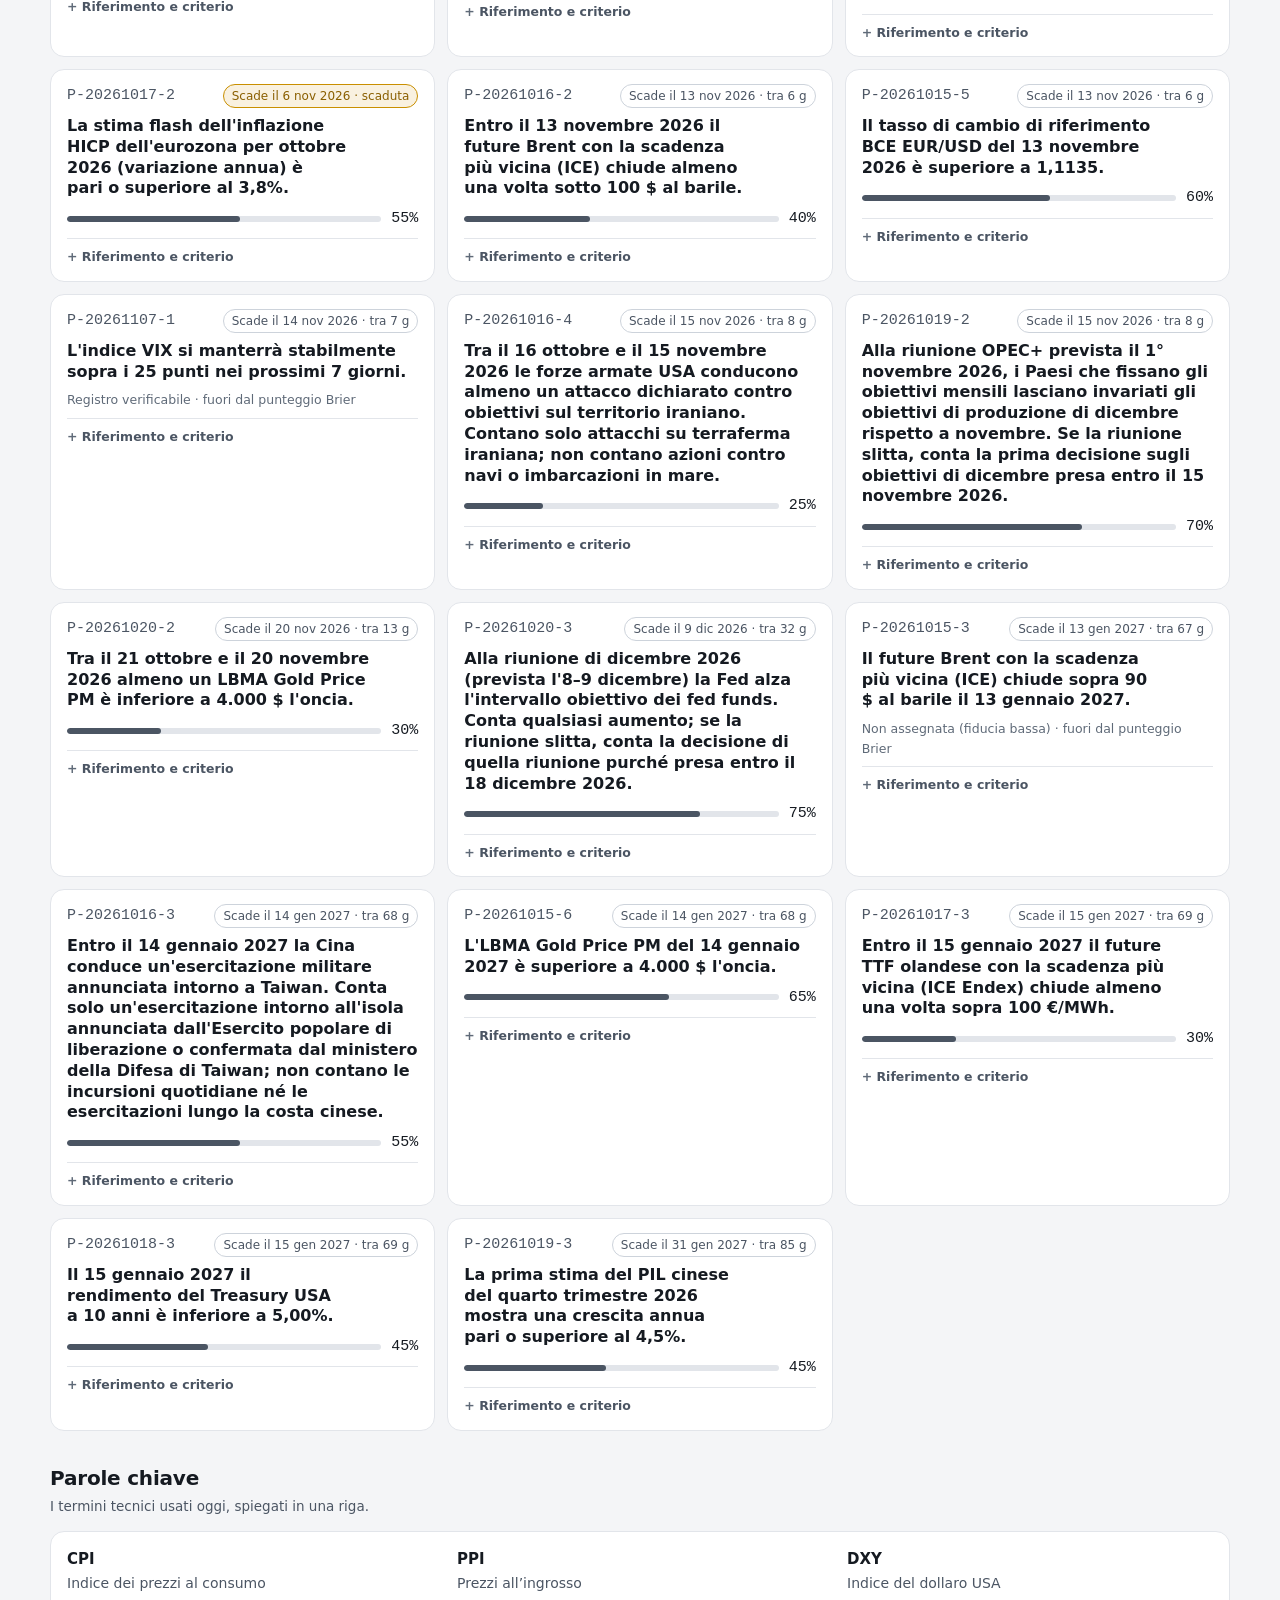
<file: site/original/index.html>
<!doctype html>
<html lang="it"><head>
<meta charset="utf-8"><meta name="viewport" content="width=device-width,initial-scale=1">
<title>OPEN WORLD — Dashboard originale Claude, edizione indipendente</title>
<script src="./assets/d3.min.js"></script>
<script src="./assets/dash-shim.js"></script>
<style>body{margin:0;background:#f4f5f7;font-family:system-ui,-apple-system,'Segoe UI',sans-serif}#dash-root{padding:16px}noscript{padding:2rem;display:block}</style>
</head><body>
<div id="dash-root"><p>Caricamento della dashboard originale…</p></div>
<noscript>Attiva JavaScript per visualizzare la dashboard.</noscript>
<script>
fetch('./assets/original-claude-dashboard.html',{cache:'no-store'}).then(r=>{if(!r.ok)throw Error('HTML '+r.status);return r.text()}).then(html=>{
  const root=document.getElementById('dash-root');root.innerHTML=html;
  const scripts=[...root.querySelectorAll('script')];
  scripts.forEach(el=>{const run=document.createElement('script');
    if(el.src){run.src=el.src}else{run.textContent=el.textContent};el.replaceWith(run)});
}).catch(err=>{document.getElementById('dash-root').textContent='Dashboard non caricata: '+err.message});
</script></body></html>
</file>
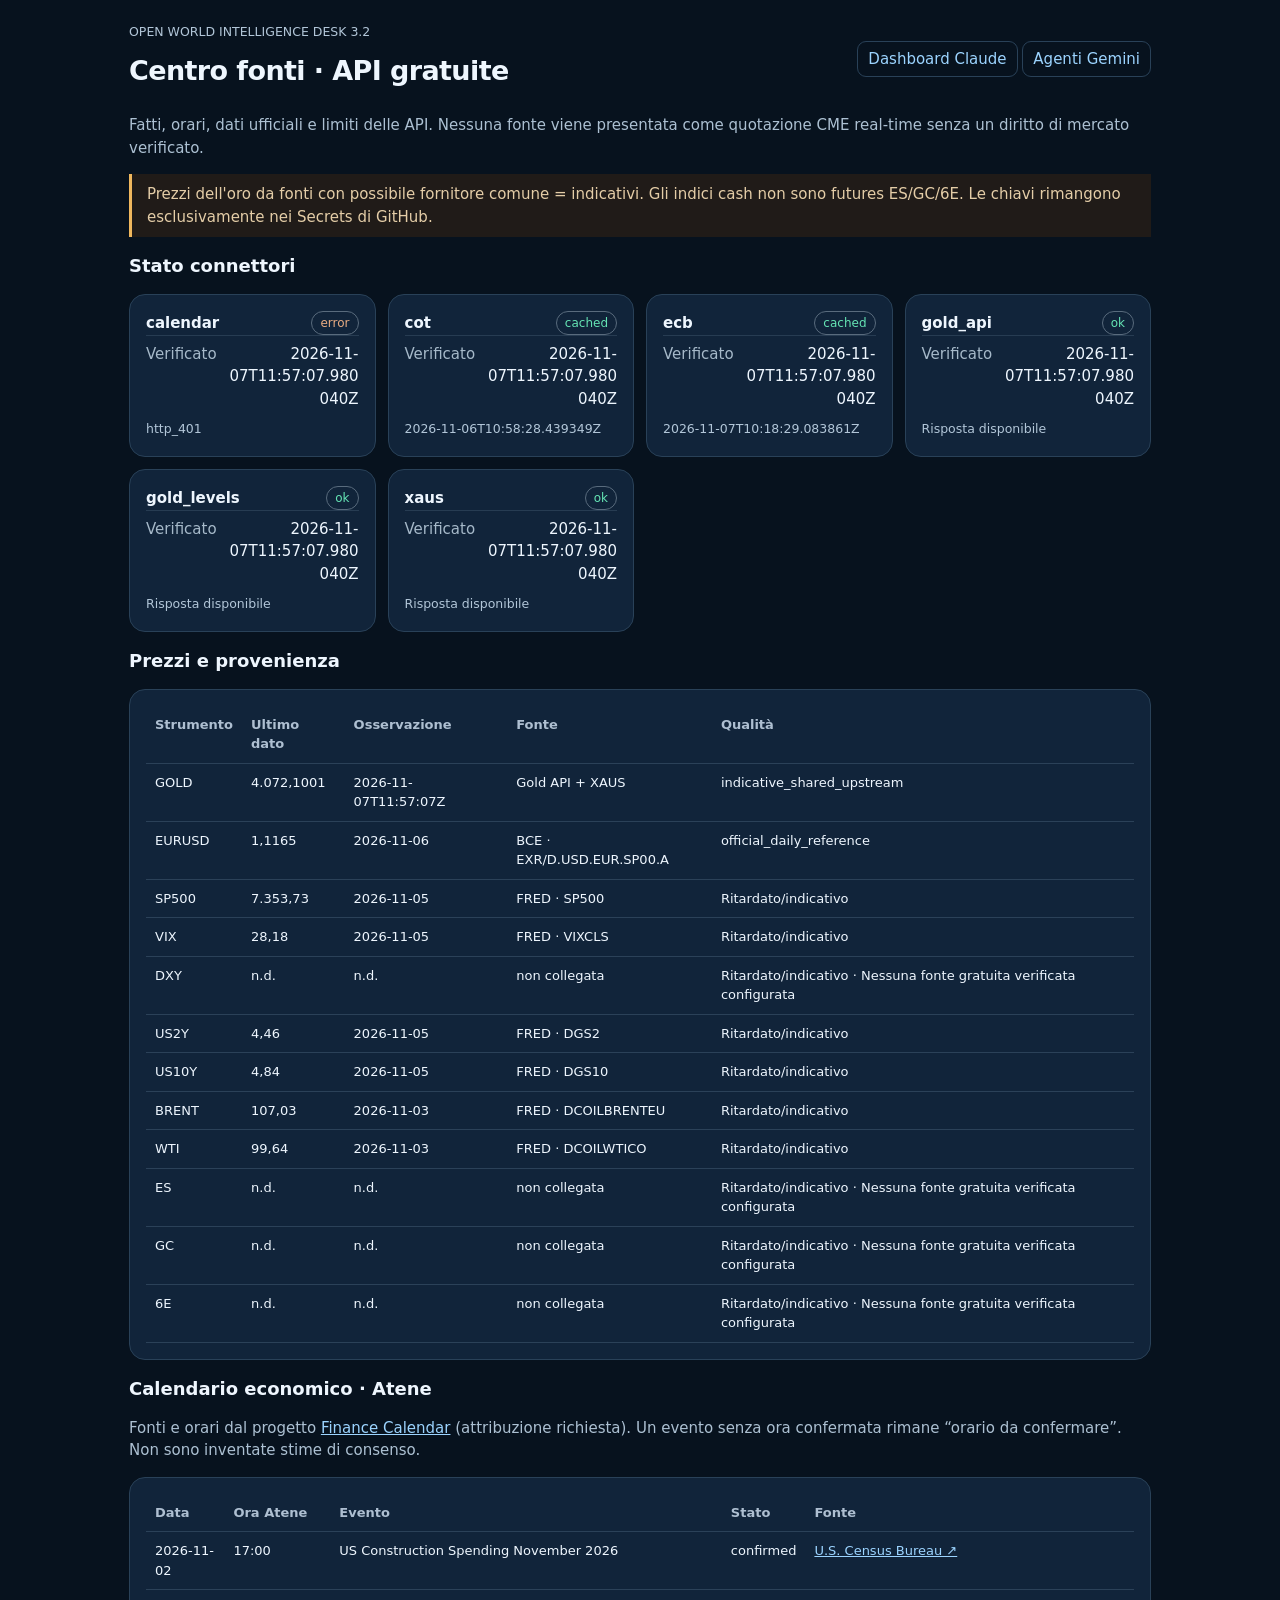
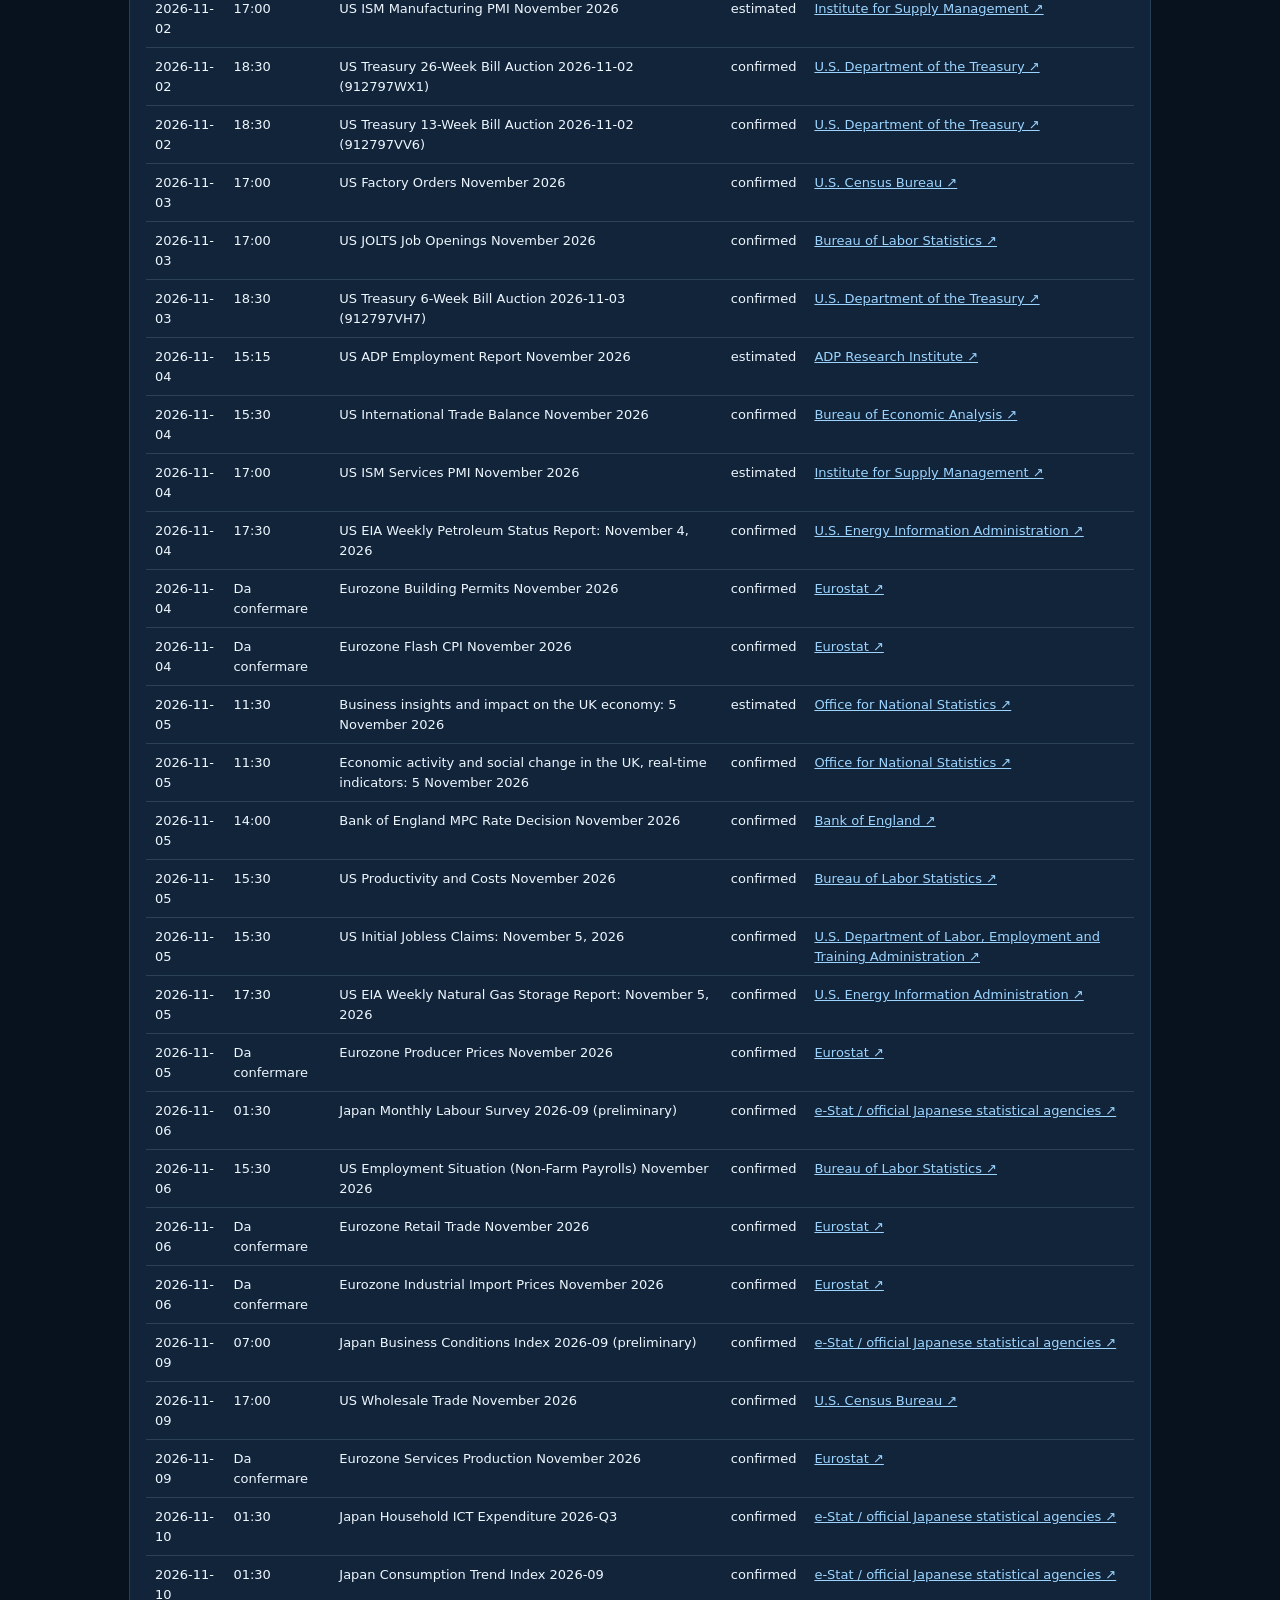
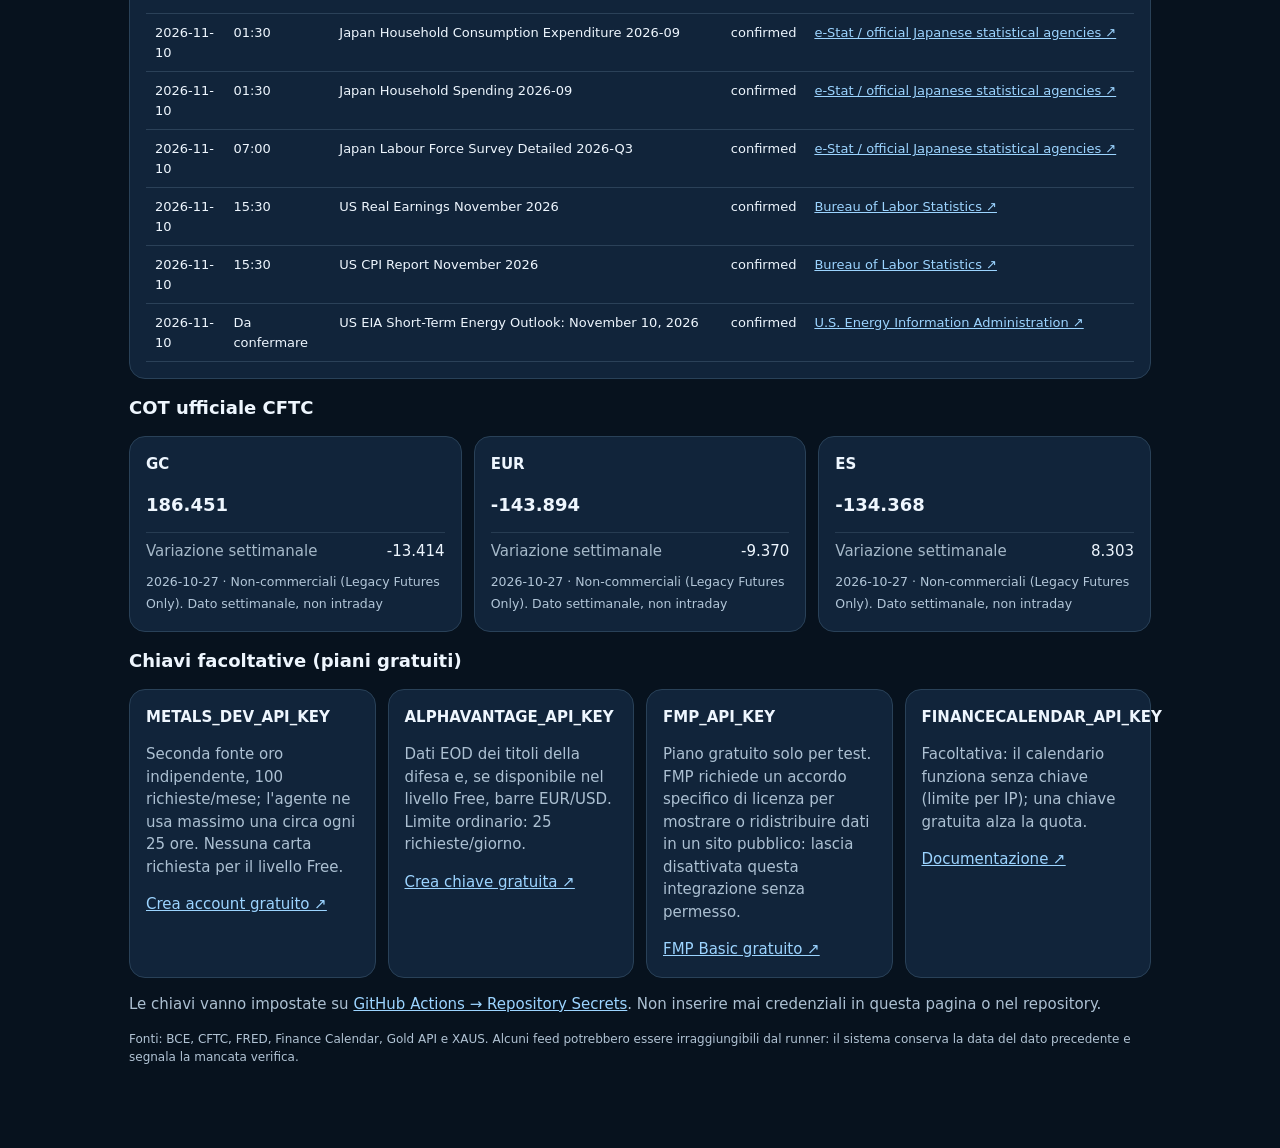
<file: site/sources/index.html>
<!doctype html><html lang="it"><head><meta charset="utf-8"><meta name="viewport" content="width=device-width,initial-scale=1,viewport-fit=cover"><meta name="theme-color" content="#07121e"><title>OPEN WORLD · Centro fonti gratuite</title>
<style>:root{color-scheme:dark;--bg:#07121e;--card:#11243a;--edge:#294158;--text:#eef6fe;--muted:#acc0d2;--accent:#87d9cf}*{box-sizing:border-box}body{background:var(--bg);color:var(--text);font:15px/1.5 system-ui,-apple-system,sans-serif;margin:0}main{max-width:1050px;margin:auto;padding:20px 14px 70px}h1{font-size:27px;letter-spacing:-.6px;margin:8px 0}h2{font-size:18px}p{color:var(--muted)}a{color:#9cd4ff}header{display:flex;justify-content:space-between;gap:10px;align-items:center;flex-wrap:wrap}header a{text-decoration:none;border:1px solid var(--edge);padding:8px 10px;border-radius:9px}.grid{display:grid;grid-template-columns:repeat(auto-fit,minmax(230px,1fr));gap:12px}.card{background:var(--card);border:1px solid var(--edge);border-radius:16px;padding:16px;min-width:0}.title{display:flex;justify-content:space-between;gap:12px;align-items:center}.label{border:1px solid #596b7d;border-radius:100px;padding:2px 8px;font-size:12px;color:#d0e4f4}.ok{color:#65e4b4}.off{color:#e9ac82}.kv{display:flex;justify-content:space-between;gap:12px;padding:7px 0;border-top:1px solid #273c52}.kv span{color:#a6b9c9}.v{font-variant-numeric:tabular-nums;text-align:right;word-break:break-word}table{border-collapse:collapse;width:100%;font-size:13px}th,td{padding:9px;border-bottom:1px solid #2b4158;text-align:left;vertical-align:top}th{color:#aebfd1;font-weight:600}.scroll{overflow:auto}.foot{font-size:12px;color:#b1c3d4}.warning{border-left:3px solid #efb75d;padding:9px 15px;color:#e4cda7;background:#201b18}small{color:#b2c6d8}.loading{padding:25px}</style></head><body><main>
<header><div><small>OPEN WORLD INTELLIGENCE DESK 3.2</small><h1>Centro fonti · API gratuite</h1></div><nav><a href="../original/">Dashboard Claude</a> <a href="../ai/">Agenti Gemini</a></nav></header>
<p>Fatti, orari, dati ufficiali e limiti delle API. Nessuna fonte viene presentata come quotazione CME real-time senza un diritto di mercato verificato.</p><div class="warning">Prezzi dell'oro da fonti con possibile fornitore comune = indicativi. Gli indici cash non sono futures ES/GC/6E. Le chiavi rimangono esclusivamente nei Secrets di GitHub.</div>
<h2>Stato connettori</h2><div id="status" class="grid"><div class="card loading">Caricamento dati pubblicati…</div></div>
<h2>Prezzi e provenienza</h2><div class="card scroll"><table><thead><tr><th>Strumento</th><th>Ultimo dato</th><th>Osservazione</th><th>Fonte</th><th>Qualità</th></tr></thead><tbody id="markets"><tr><td colspan="5">Caricamento…</td></tr></tbody></table></div>
<h2>Calendario economico · Atene</h2><p>Fonti e orari dal progetto <a href="https://www.financecalendar.com/">Finance Calendar</a> (attribuzione richiesta). Un evento senza ora confermata rimane “orario da confermare”. Non sono inventate stime di consenso.</p><div class="card scroll"><table><thead><tr><th>Data</th><th>Ora Atene</th><th>Evento</th><th>Stato</th><th>Fonte</th></tr></thead><tbody id="calendar"><tr><td colspan="5">Caricamento…</td></tr></tbody></table></div>
<h2>COT ufficiale CFTC</h2><div id="cot" class="grid"></div>
<h2>Chiavi facoltative (piani gratuiti)</h2><div class="grid">
<div class="card"><strong>METALS_DEV_API_KEY</strong><p>Seconda fonte oro indipendente, 100 richieste/mese; l'agente ne usa massimo una circa ogni 25 ore. Nessuna carta richiesta per il livello Free.</p><a href="https://metals.dev/">Crea account gratuito ↗</a></div>
<div class="card"><strong>ALPHAVANTAGE_API_KEY</strong><p>Dati EOD dei titoli della difesa e, se disponibile nel livello Free, barre EUR/USD. Limite ordinario: 25 richieste/giorno.</p><a href="https://www.alphavantage.co/support/">Crea chiave gratuita ↗</a></div>
<div class="card"><strong>FMP_API_KEY</strong><p>Piano gratuito solo per test. FMP richiede un accordo specifico di licenza per mostrare o ridistribuire dati in un sito pubblico: lascia disattivata questa integrazione senza permesso.</p><a href="https://site.financialmodelingprep.com/">FMP Basic gratuito ↗</a></div>
<div class="card"><strong>FINANCECALENDAR_API_KEY</strong><p>Facoltativa: il calendario funziona senza chiave (limite per IP); una chiave gratuita alza la quota.</p><a href="https://www.financecalendar.com/api/">Documentazione ↗</a></div>
</div><p>Le chiavi vanno impostate su <a href="https://github.com/omarbaya/open-world-intelligence/settings/secrets/actions">GitHub Actions → Repository Secrets</a>. Non inserire mai credenziali in questa pagina o nel repository.</p>
<p class="foot">Fonti: BCE, CFTC, FRED, Finance Calendar, Gold API e XAUS. Alcuni feed potrebbero essere irraggiungibili dal runner: il sistema conserva la data del dato precedente e segnala la mancata verifica.</p></main>
<script>
const el=id=>document.getElementById(id),txt=v=>v===null||v===undefined||v===''?'n.d.':String(v);const money=v=>typeof v==='number'?v.toLocaleString('it-IT',{maximumFractionDigits:4}):'n.d.';function h(t){return String(t).replaceAll('&','&amp;').replaceAll('<','&lt;').replaceAll('>','&gt;').replaceAll('"','&quot;')}
async function start(){try{const r=await fetch('../data/latest.json?v='+Date.now(),{cache:'no-store'});if(!r.ok)throw Error('HTTP '+r.status);const d=await r.json();const s=d.free_sources||{};const f=s.providers||{};el('status').innerHTML=Object.keys(f).length?Object.keys(f).sort().map(k=>{let q=f[k];return '<div class="card"><div class="title"><strong>'+h(k)+'</strong><span class="label '+(q.status==='ok'||q.status==='cached'?'ok':'off')+'">'+h(q.status)+'</span></div><div class="kv"><span>Verificato</span><div class="v">'+h(txt(q.checked_at))+'</div></div><small>'+h(txt(q.reason||q.last_fetched||'Risposta disponibile'))+'</small></div>'}).join(''):'<div class="card">Nessun risultato connettori disponibile.</div>';
const focus=['GOLD','EURUSD','SP500','VIX','DXY','US2Y','US10Y','BRENT','WTI','ES','GC','6E'];const m={};(d.markets||[]).forEach(q=>m[q.id]=q);el('markets').innerHTML=focus.map(k=>{let q=m[k]||{};return '<tr><td>'+h(k)+'</td><td>'+money(q.value)+'</td><td>'+h(txt(q.as_of||q.observation_date))+'</td><td>'+h(txt(q.source))+'</td><td>'+h(txt(q.quote_quality||((q.stale||q.delayed)?'Ritardato/indicativo':'Dated')))+((q.error)?' · '+h(q.error):'')+'</td></tr>'}).join('');
const today=new Date().toLocaleDateString('sv-SE',{timeZone:'Europe/Athens'});let cal=(d.calendar||[]).slice(0,35);el('calendar').innerHTML=cal.length?cal.map(e=>'<tr><td>'+h(txt(e.date))+'</td><td>'+h(txt(e.time_athens||'Da confermare'))+'</td><td>'+h(txt(e.name))+'</td><td>'+h(txt(e.state))+'</td><td><a target="_blank" rel="noopener noreferrer" href="'+h((e.source_url||'https://www.financecalendar.com').startsWith('https://')?e.source_url:'https://www.financecalendar.com')+'">'+h(txt(e.source))+' ↗</a></td></tr>').join(''):'<tr><td colspan="5">Nessun calendario collegato al momento.</td></tr>';
let cot=d.cot||{};el('cot').innerHTML=['GC','EUR','ES'].map(k=>{let x=cot[k]||{};return '<div class="card"><strong>'+h(k)+'</strong><h2>'+money(x.value)+'</h2><div class="kv"><span>Variazione settimanale</span><div class="v">'+money(x.change)+'</div></div><small>'+h(txt(x.date))+' · Non-commerciali (Legacy Futures Only). Dato settimanale, non intraday</small></div>'}).join('');
}catch(err){el('status').innerHTML='<div class="card">Impossibile leggere i dati pubblicati: '+h(err.message)+'</div>';el('calendar').innerHTML='';el('markets').innerHTML='';}}
start();
</script></body></html>
</file>
<file: site/styles.css>
:root{--bg:#07111e;--sidebar:#090f1b;--panel:#0d1b2b;--panel2:#102135;--stroke:#243548;--dim:#8096ab;--ink:#e9f1f8;--blue:#4ba8ff;--teal:#36c5ac;--gold:#edbf6a;--red:#e8897e;--radius:15px}*{box-sizing:border-box}html{scroll-behavior:smooth}body{margin:0;background:var(--bg);color:var(--ink);font:14px/1.55 Inter,-apple-system,BlinkMacSystemFont,"Segoe UI",Arial,sans-serif;-webkit-font-smoothing:antialiased}button,input,select{font:inherit}button{cursor:pointer}a{color:inherit;text-decoration:none}a:hover{color:#70c3ff}.app-shell{display:flex;min-height:100vh}.sidebar{width:249px;background:var(--sidebar);border-right:1px solid #1b2a3d;padding:27px 15px 24px;display:flex;flex-direction:column;position:sticky;top:0;height:100vh;flex-shrink:0}.brand{display:flex;align-items:center;gap:12px;padding:0 8px 36px}.brand-mark{width:45px;height:45px;border:1px solid #3971a4;border-radius:12px;background:linear-gradient(155deg,#152c41,#0e2134);display:flex;align-items:center;justify-content:center;font-size:18px;font-weight:900;letter-spacing:-3px;color:#cdeaff;position:relative}.brand-mark span{position:absolute;right:6px;top:1px;font-size:10px;color:#66d6cb}.brand strong{font-size:13px;letter-spacing:1.5px;display:block}.brand small{font-size:8.5px;letter-spacing:1.5px;color:var(--dim)}.side-caption{font-size:9px;color:#5d738b;letter-spacing:2px;padding:0 16px;margin-bottom:16px}.nav-item{width:100%;padding:12px 14px;display:flex;align-items:center;gap:14px;text-align:left;border:0;border-radius:9px;color:#97abc0;background:transparent;margin-bottom:5px;font-size:12px;transition:.2s}.nav-item span{font-size:18px;line-height:1;width:22px;color:#668099;text-align:center}.nav-item:hover,.nav-item.active{background:linear-gradient(90deg,#173552,#102438);color:#f0f8ff}.nav-item.active{border-left:2px solid var(--blue)}.nav-item.active span{color:#55afff}.side-bottom{margin-top:auto;display:flex;flex-direction:column;gap:9px;padding:0 11px}.side-bottom small{color:#6b8195;font-size:10px}.tiny-pill{font-size:9px;color:#6ddbc6;letter-spacing:1.2px}.pulsedot{display:inline-block;width:6px;height:6px;border-radius:50%;background:#50dfb2;margin-right:8px;box-shadow:0 0 9px #40d6a8}.main{flex:1;min-width:0}.topbar{height:75px;border-bottom:1px solid #1c2c3e;display:flex;justify-content:space-between;align-items:center;padding:0 42px}.crumb{font-size:11px;color:#57718b;letter-spacing:1.8px}.crumb strong{color:#97b2cc}.top-right{display:flex;align-items:center;gap:20px}.clock{font-size:11px;color:#a0b2c3;font-variant-numeric:tabular-nums}.status-indicator{font-size:10px;color:#87a5bc}.status-indicator.good{color:#59ddb9}.status-indicator.warn{color:var(--gold)}.icon-btn{border:1px solid var(--stroke);color:#a4bfda;background:#102337;padding:8px 12px;border-radius:8px;font-size:17px}.content{padding:42px;max-width:1660px;margin:auto}.heading-row{display:flex;justify-content:space-between;align-items:center;gap:24px;margin-bottom:29px}.eyebrow{font-size:9px;letter-spacing:2.2px;color:#51b9dc;font-weight:750}h1{font-size:clamp(27px,3vw,40px);line-height:1.18;letter-spacing:-1.3px;margin:12px 0 9px;font-weight:650}h2{font-size:16px;font-weight:650;letter-spacing:-.2px;margin:5px 0}h3{font-size:14px}p{margin:8px 0 0;color:#94aabc}.heading-row p{font-size:12px}.blue-dot{color:#4aafff}.update-box{min-width:186px;text-align:right}.update-box span,.update-box small{color:var(--dim);font-size:9px;letter-spacing:1px;display:block}.update-box strong{display:block;font-size:13px;color:#d3e5f3;margin:4px 0}.warnings:empty{display:none}.warnings{margin-bottom:24px;display:grid;gap:8px}.notice{font-size:12px;padding:11px 15px;border:1px solid #645034;color:#f1cb8a;background:#272417;border-radius:8px}.page{display:none}.page.active{display:block}.metrics{display:grid;grid-template-columns:repeat(4,minmax(0,1fr));gap:15px;margin-bottom:22px}.metric{background:linear-gradient(155deg,#12253a,#0e1e30);border:1px solid #284057;border-radius:var(--radius);padding:23px 22px;min-height:143px}.metric>span{display:block;font-size:10px;color:#8ca4b9;letter-spacing:1.1px;margin-bottom:12px}.metric strong{font-size:31px;line-height:1.2;font-weight:650;letter-spacing:-1px;font-variant-numeric:tabular-nums}.metric small{display:block;color:#68839a;font-size:10px;margin-top:8px}.two-col{display:grid;grid-template-columns:minmax(0,1.45fr) minmax(295px,1fr);gap:20px}.two-col.lower{margin-top:20px}.panel{background:linear-gradient(180deg,#0e1c2d,#0b1929);border:1px solid #213448;border-radius:var(--radius);padding:22px 23px;min-width:0}.panel.lower{margin-top:20px}.panel-head{display:flex;justify-content:space-between;gap:12px;align-items:center;margin-bottom:18px}.quiet-btn{background:transparent;border:0;color:#61bbf6;font-size:11px;padding:4px 0}.outlined{border:1px solid #2c455a;border-radius:7px;color:#8cb0c7;font-size:9px;padding:4px 8px;white-space:nowrap}.story{padding:15px 0;border-bottom:1px solid #1e3247}.story:last-child{border-bottom:0;padding-bottom:0}.story:first-child{padding-top:0}.story-title{display:block;font-weight:620;color:#e2ecf5;font-size:13px;line-height:1.5}.story-title:hover{color:#69c0ff}.story-meta{display:flex;gap:12px;flex-wrap:wrap;color:#718ba2;font-size:10px;margin-top:8px}.category-tag{color:#5ec8c1;font-size:9px;letter-spacing:.3px}.story-summary{margin:8px 0 0;color:#91a5b9;font-size:12px;line-height:1.6}.topic-row{display:flex;justify-content:space-between;gap:14px;padding:11px 0;border-bottom:1px solid #203348}.topic-row:last-child{border-bottom:0}.topic-name{font-size:12px;color:#b8cfe0}.topic-count{font-size:11px;color:#65baf0;font-variant-numeric:tabular-nums}.track{height:4px;background:#19344d;border-radius:100px;overflow:hidden;margin-top:9px}.bar{height:100%;background:linear-gradient(90deg,#3376d5,#43d1b3);border-radius:100px}.panel-note,.explain{color:#819bad;font-size:11px;line-height:1.65}.panel-note{border-top:1px solid #203448;padding-top:13px;margin-top:14px}.alert-card{border-left:2px solid #dba06a;padding:9px 0 9px 13px;margin:12px 0;background:linear-gradient(90deg,#312b26aa,transparent)}.alert-card a{font-size:12px}.alert-card small{color:var(--gold);display:block;font-size:10px;margin-top:6px}.spark-empty{height:165px;display:flex;align-items:center;justify-content:center;color:#69859c;font-size:12px}.hist-viz{width:100%;height:auto;display:block;max-height:160px}.hist-legend{color:#66859d;font-size:10px;margin-top:9px}.filter-panel{display:flex;flex-wrap:wrap;gap:12px;align-items:center;margin-bottom:16px}.filter-panel label{font-size:11px;color:#9cb4c9}.filter-panel input,.filter-panel select{background:#0a1727;color:#d7e9f8;padding:11px 13px;border:1px solid #2c435a;border-radius:8px;outline:none;min-width:140px}.filter-panel input{flex:1;min-width:185px}.news-grid{display:grid;grid-template-columns:repeat(2,minmax(0,1fr));gap:14px;margin-top:20px}.news-grid .story{background:var(--panel);border:1px solid #24374e;border-radius:12px;padding:19px}.news-grid .story:first-child{padding:19px}.news-grid .story:last-child{padding:19px}.risk-grid{display:grid;grid-template-columns:repeat(4,minmax(0,1fr));gap:13px}.risk-item{border:1px solid #2b4155;padding:14px;border-radius:10px}.risk-item .score{font-size:29px;font-weight:700;color:#d7e9fa;margin-top:5px}.risk-item .explain{font-size:10px}.cluster{border-bottom:1px solid #233a50;padding:13px 0}.cluster:last-child{border:0}.cluster h3{margin:0 0 6px}.cluster small{color:#7b9eb4}.cluster .source-bubbles{display:flex;flex-wrap:wrap;gap:6px;margin-top:8px}.source-bubbles span{border:1px solid #26516b;border-radius:40px;padding:3px 8px;color:#78c8d5;font-size:10px}.table-scroll{width:100%;overflow-x:auto}table{border-collapse:collapse;width:100%;min-width:760px;text-align:left}th{color:#6f91ae;font-size:10px;text-transform:uppercase;letter-spacing:.5px;padding:13px 10px;border-bottom:1px solid #355069}td{padding:16px 10px;border-bottom:1px solid #20354a;font-size:12px;color:#bcd3e6}td a{color:#67bdf5}td .muted{color:#7c92a8;font-size:10px}.up{color:#4ed3a8}.down{color:#ed958f}.stale{color:var(--gold)}.brief-section{padding:12px 0;border-bottom:1px solid #21394c}.brief-section h3{color:#cfdfec;font-size:14px}.brief-section ul{padding-left:17px}.brief-section li{margin:6px 0;color:#afc2d2;font-size:12px}.prose{line-height:1.85;color:#aabecf}.prose p{line-height:1.9}.source-status{padding:8px 0;border-bottom:1px solid #21374c;display:flex;justify-content:space-between;gap:15px}.source-status strong{font-size:12px;font-weight:540}.source-status small{color:#8ea7bd}.empty{padding:38px 20px;color:#88a6bd;background:linear-gradient(180deg,#101d2e,#0d1b2a);border:1px dashed #30485d;border-radius:10px;text-align:center;font-size:12px}.empty strong{display:block;color:#c8dfec;font-size:15px;margin-bottom:6px}footer{display:flex;justify-content:space-between;gap:25px;color:#61788f;border-top:1px solid #1c2c3e;padding:20px 42px 26px;font-size:10px;letter-spacing:1px}.lower .panel-note{margin-top:18px}@media(max-width:1100px){.sidebar{width:205px}.content{padding:27px}.topbar{padding:0 27px}.metrics{grid-template-columns:repeat(2,1fr)}}@media(max-width:760px){.app-shell{display:block}.sidebar{position:static;height:auto;width:100%;padding:13px 17px;border-right:0;border-bottom:1px solid #1b3346}.brand{padding:0 0 8px}.brand-mark{width:38px;height:38px}.side-caption,.side-bottom{display:none}.sidebar nav{display:flex;overflow-x:auto;gap:6px;padding:6px 0;scrollbar-width:thin}.nav-item{flex:0 0 auto;font-size:11px;white-space:nowrap;margin:0;padding:9px 11px}.nav-item span{display:none}.topbar{height:52px;padding:0 17px}.top-right{gap:10px}.clock{display:none}.content{padding:22px 15px}.heading-row{align-items:flex-start;flex-direction:column}.update-box{text-align:left;min-width:0}.two-col{grid-template-columns:1fr}.two-col.lower{margin-top:16px}.metrics{gap:10px}.metric{min-height:122px;padding:16px 14px}.metric strong{font-size:26px}.metric>span{font-size:9px}.metric small{font-size:9px}.panel{padding:18px 16px}.news-grid{grid-template-columns:1fr}.risk-grid{grid-template-columns:repeat(2,minmax(0,1fr))}footer{padding:20px 17px;display:block}footer span{display:block;margin-top:7px}}@media(max-width:350px){.metrics,.risk-grid{grid-template-columns:1fr}}:focus-visible{outline:2px solid #53b4f5;outline-offset:3px}
</file>
